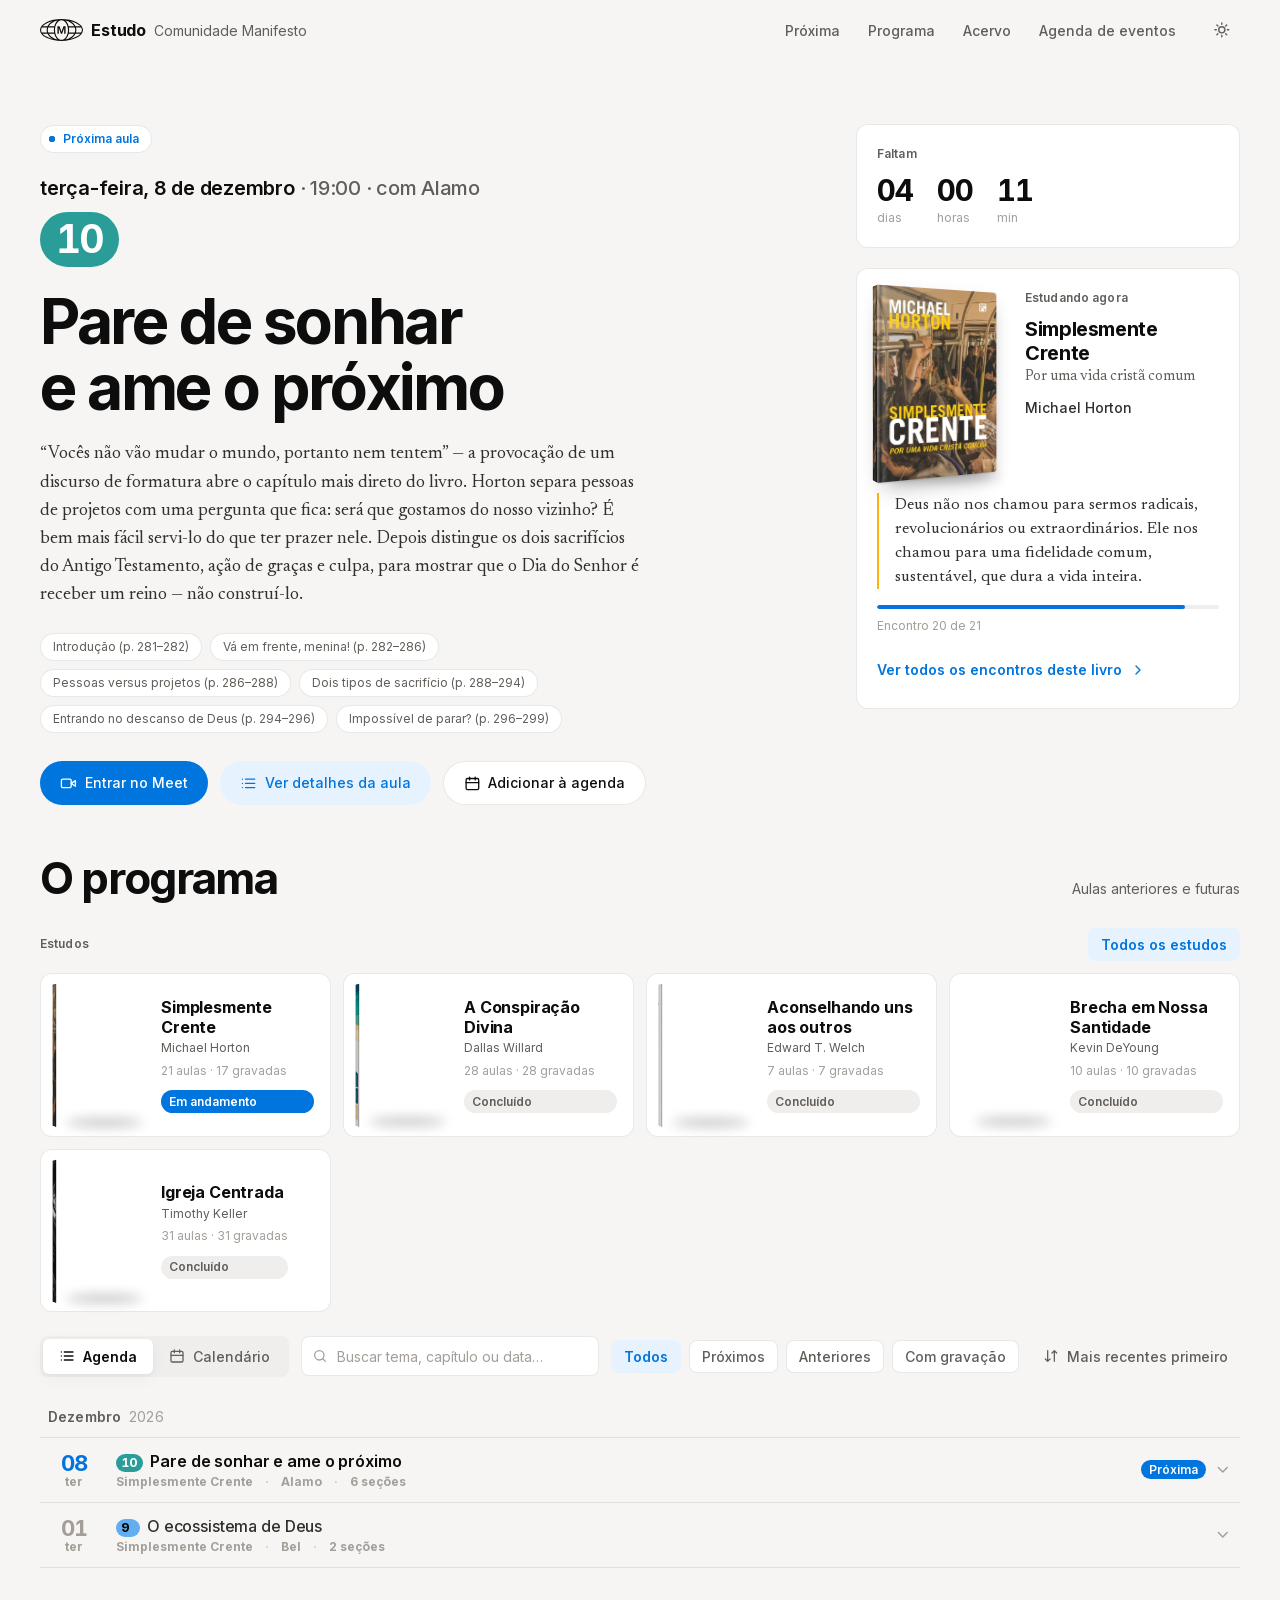
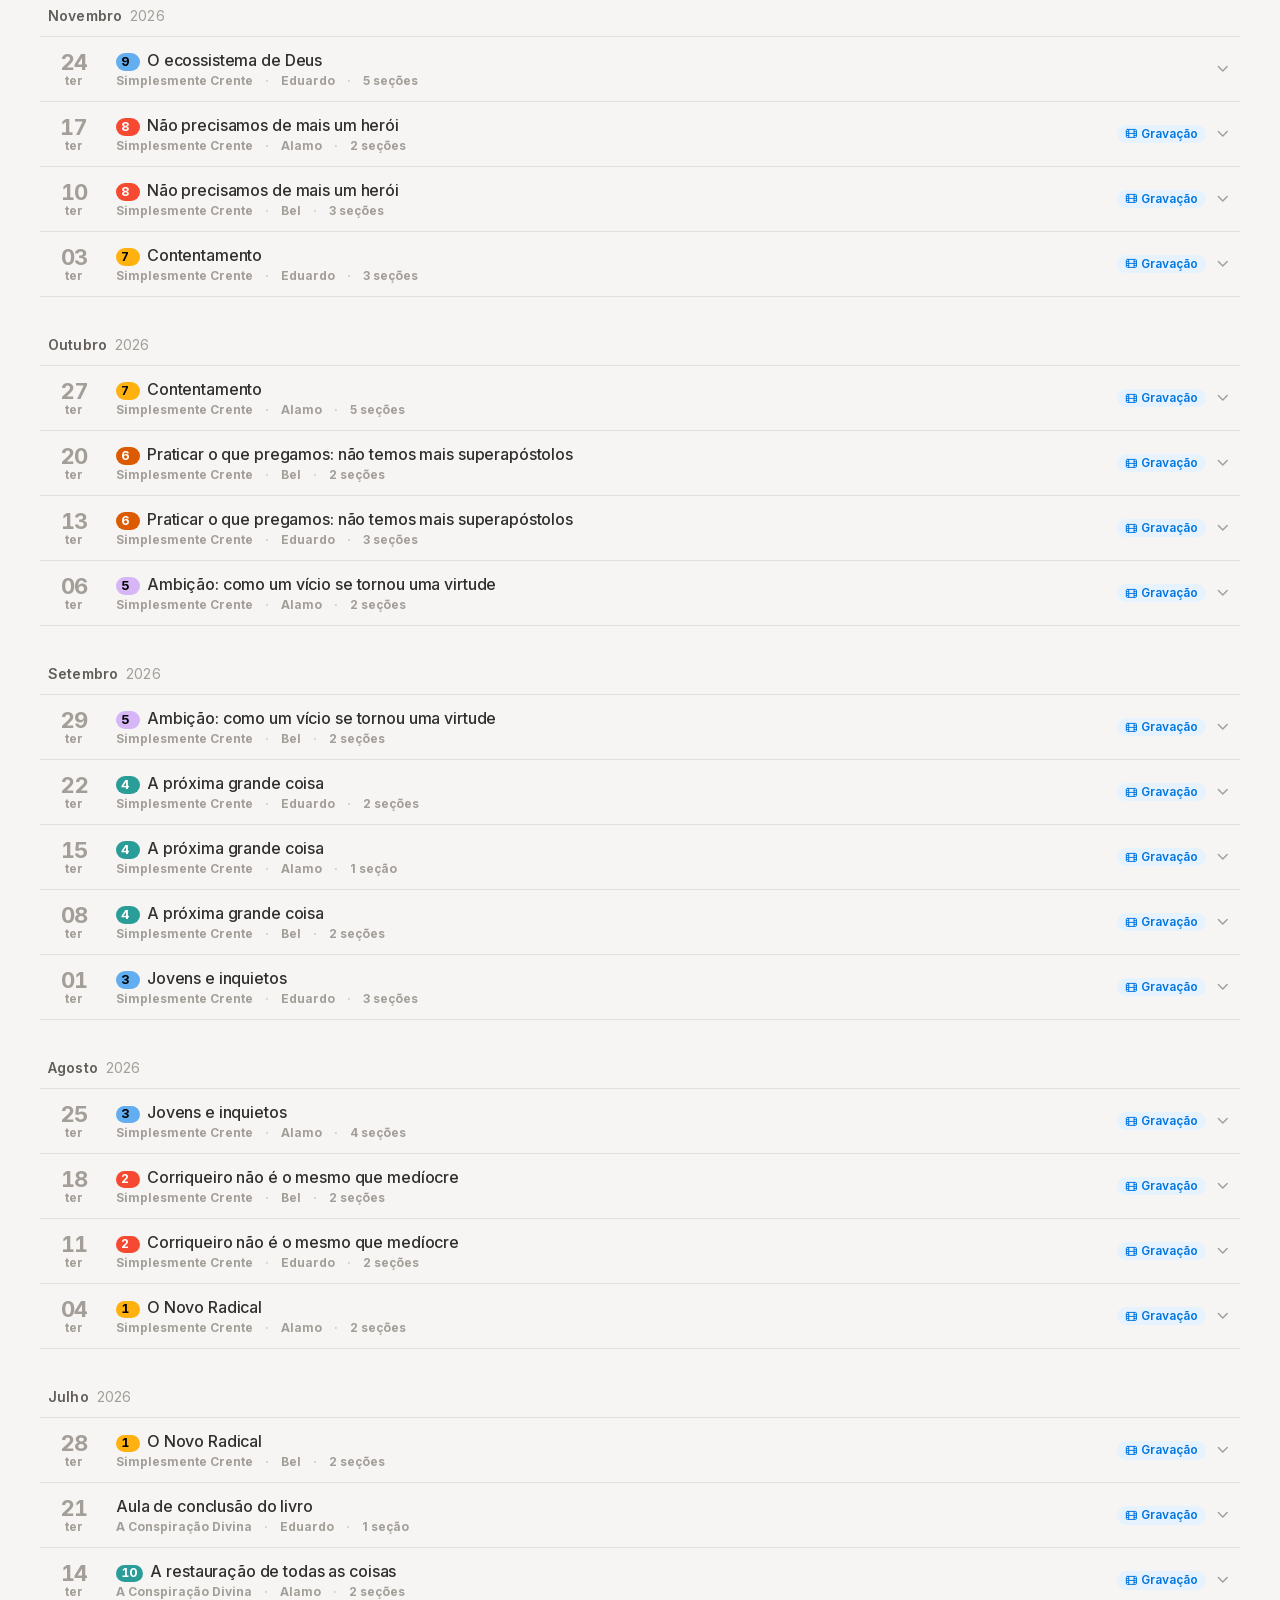
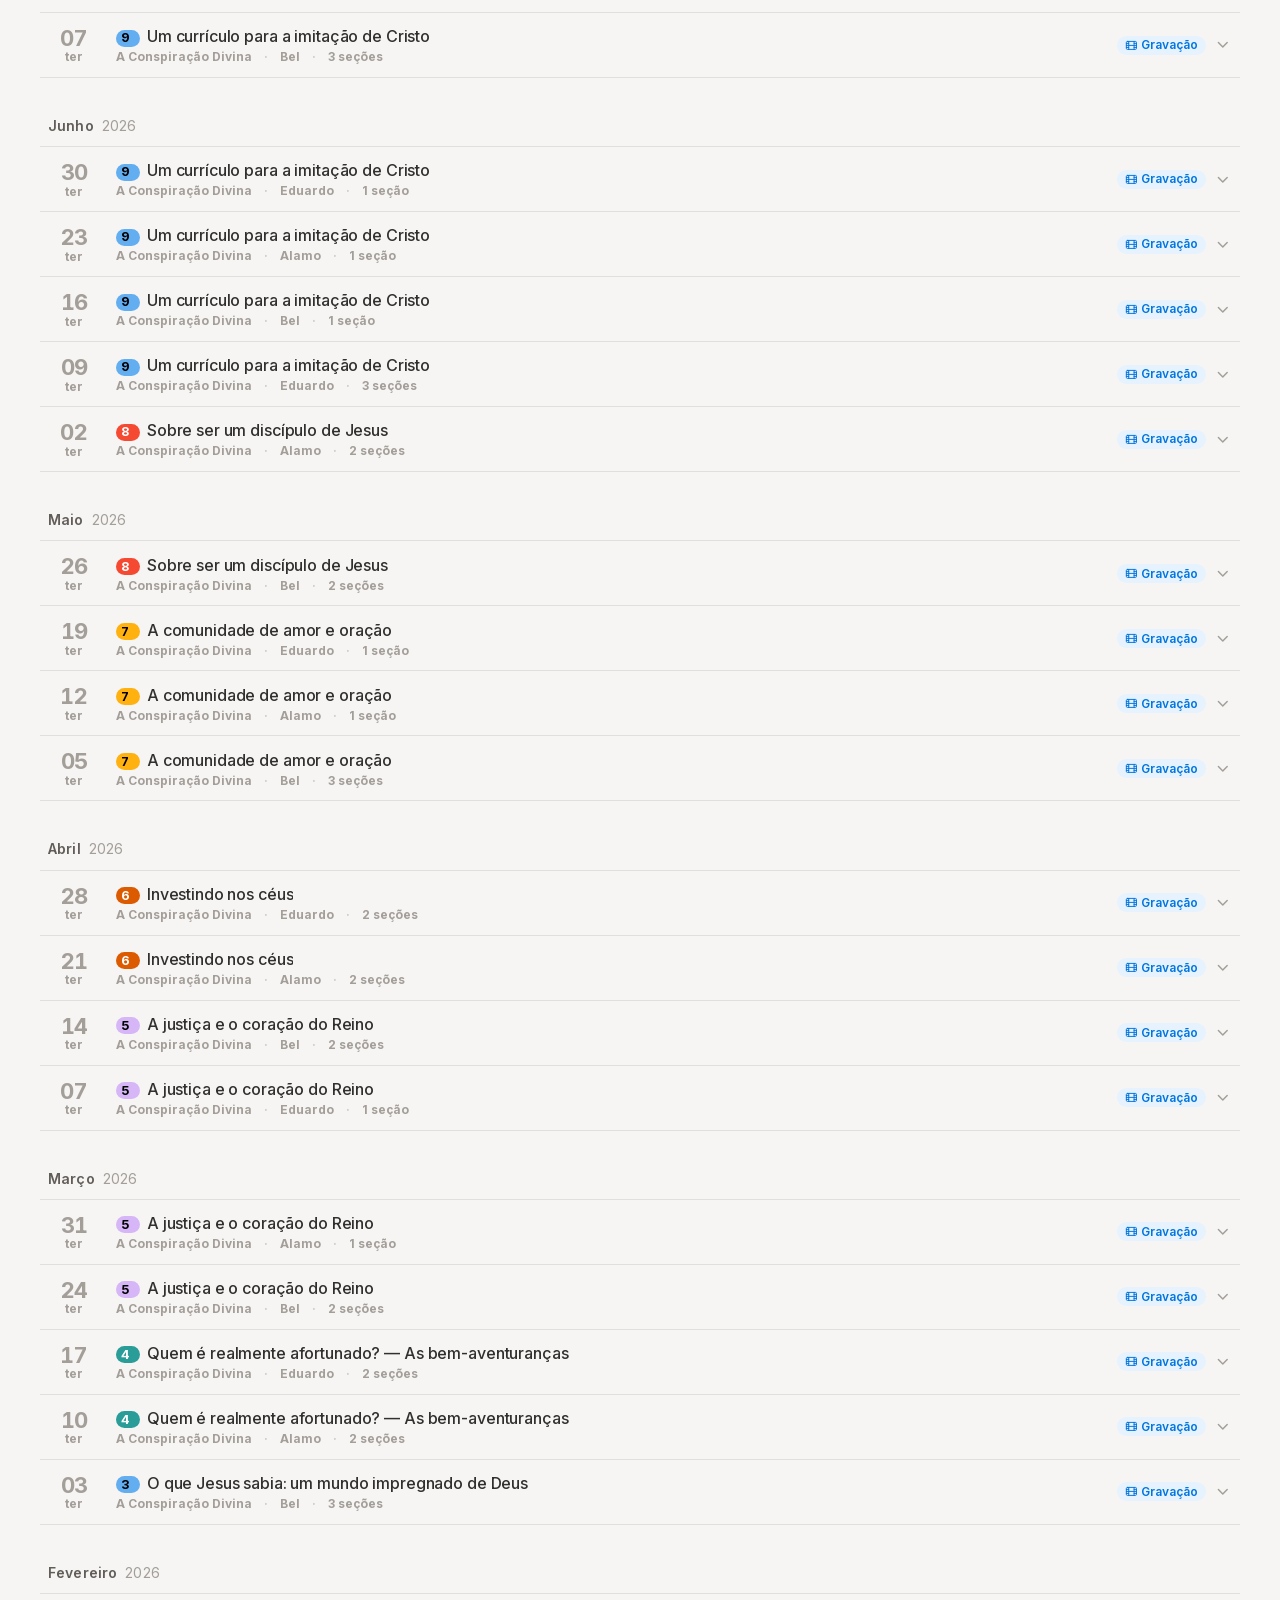
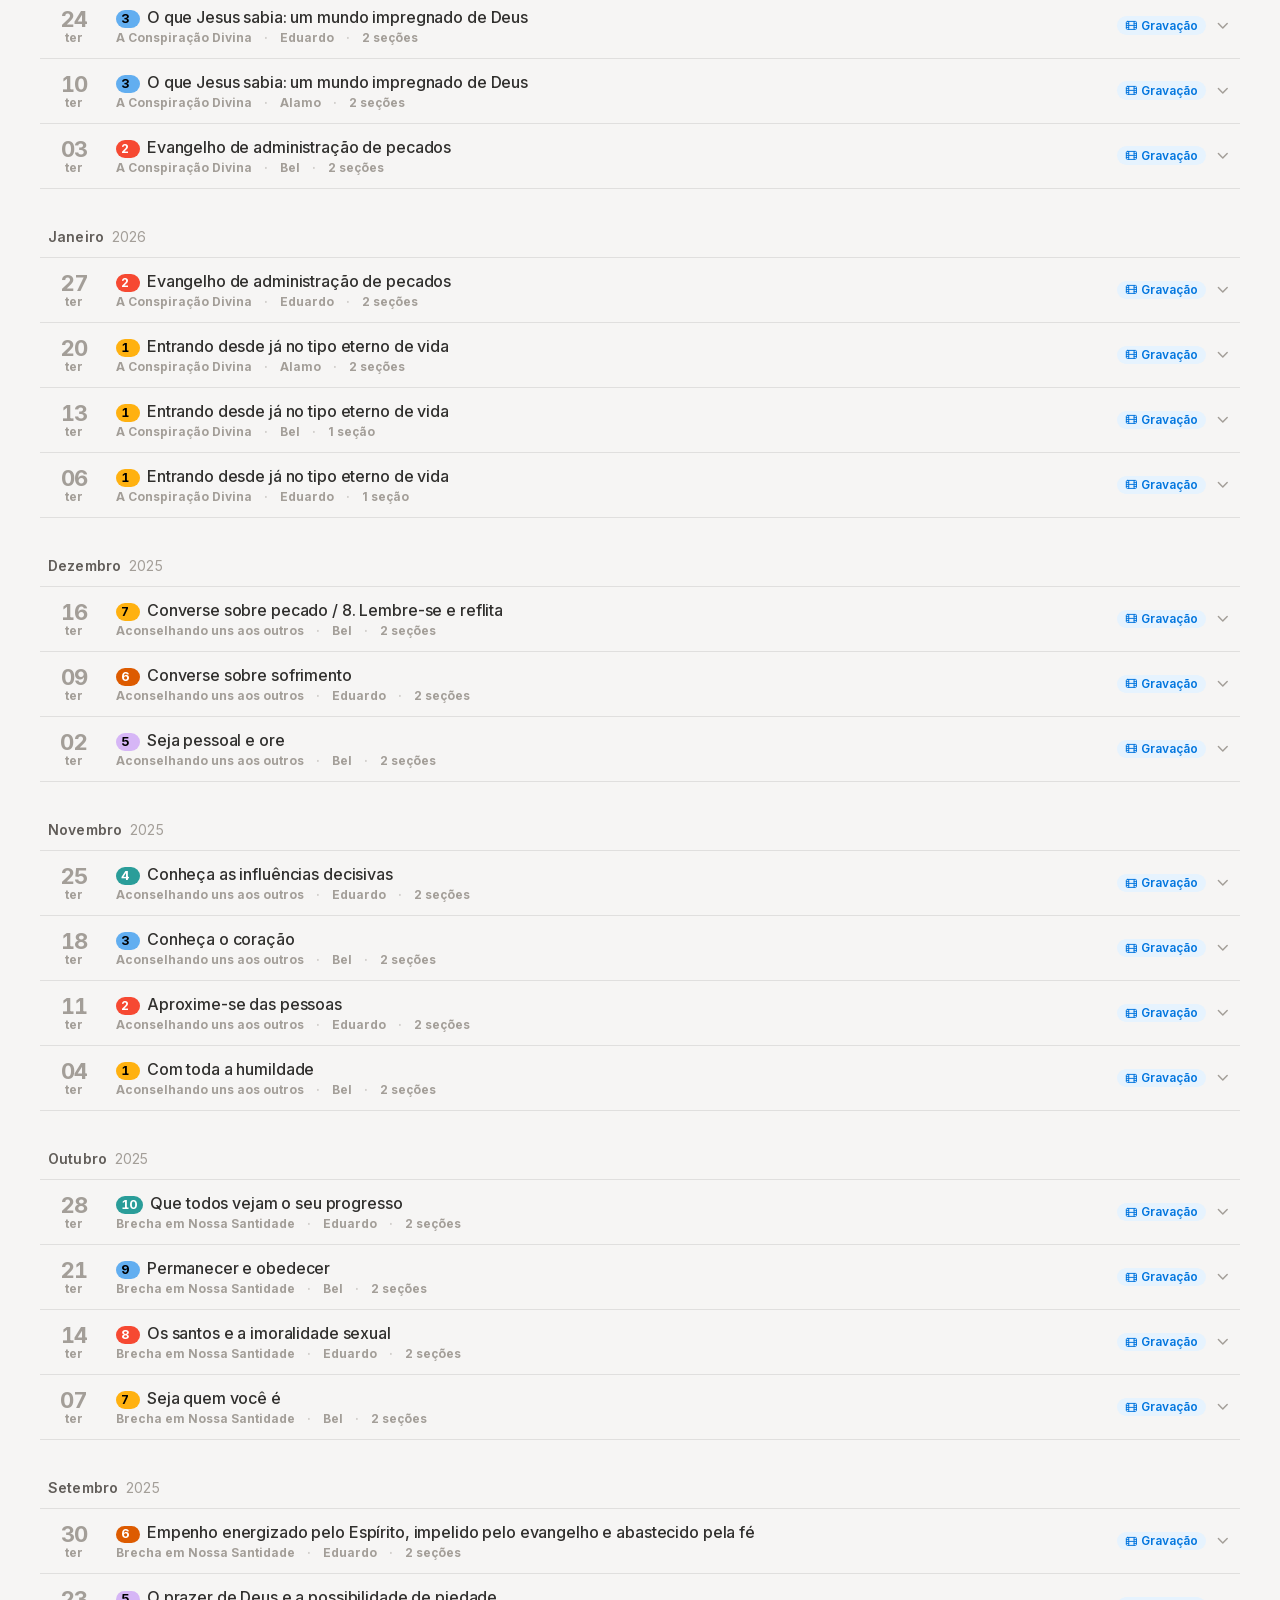
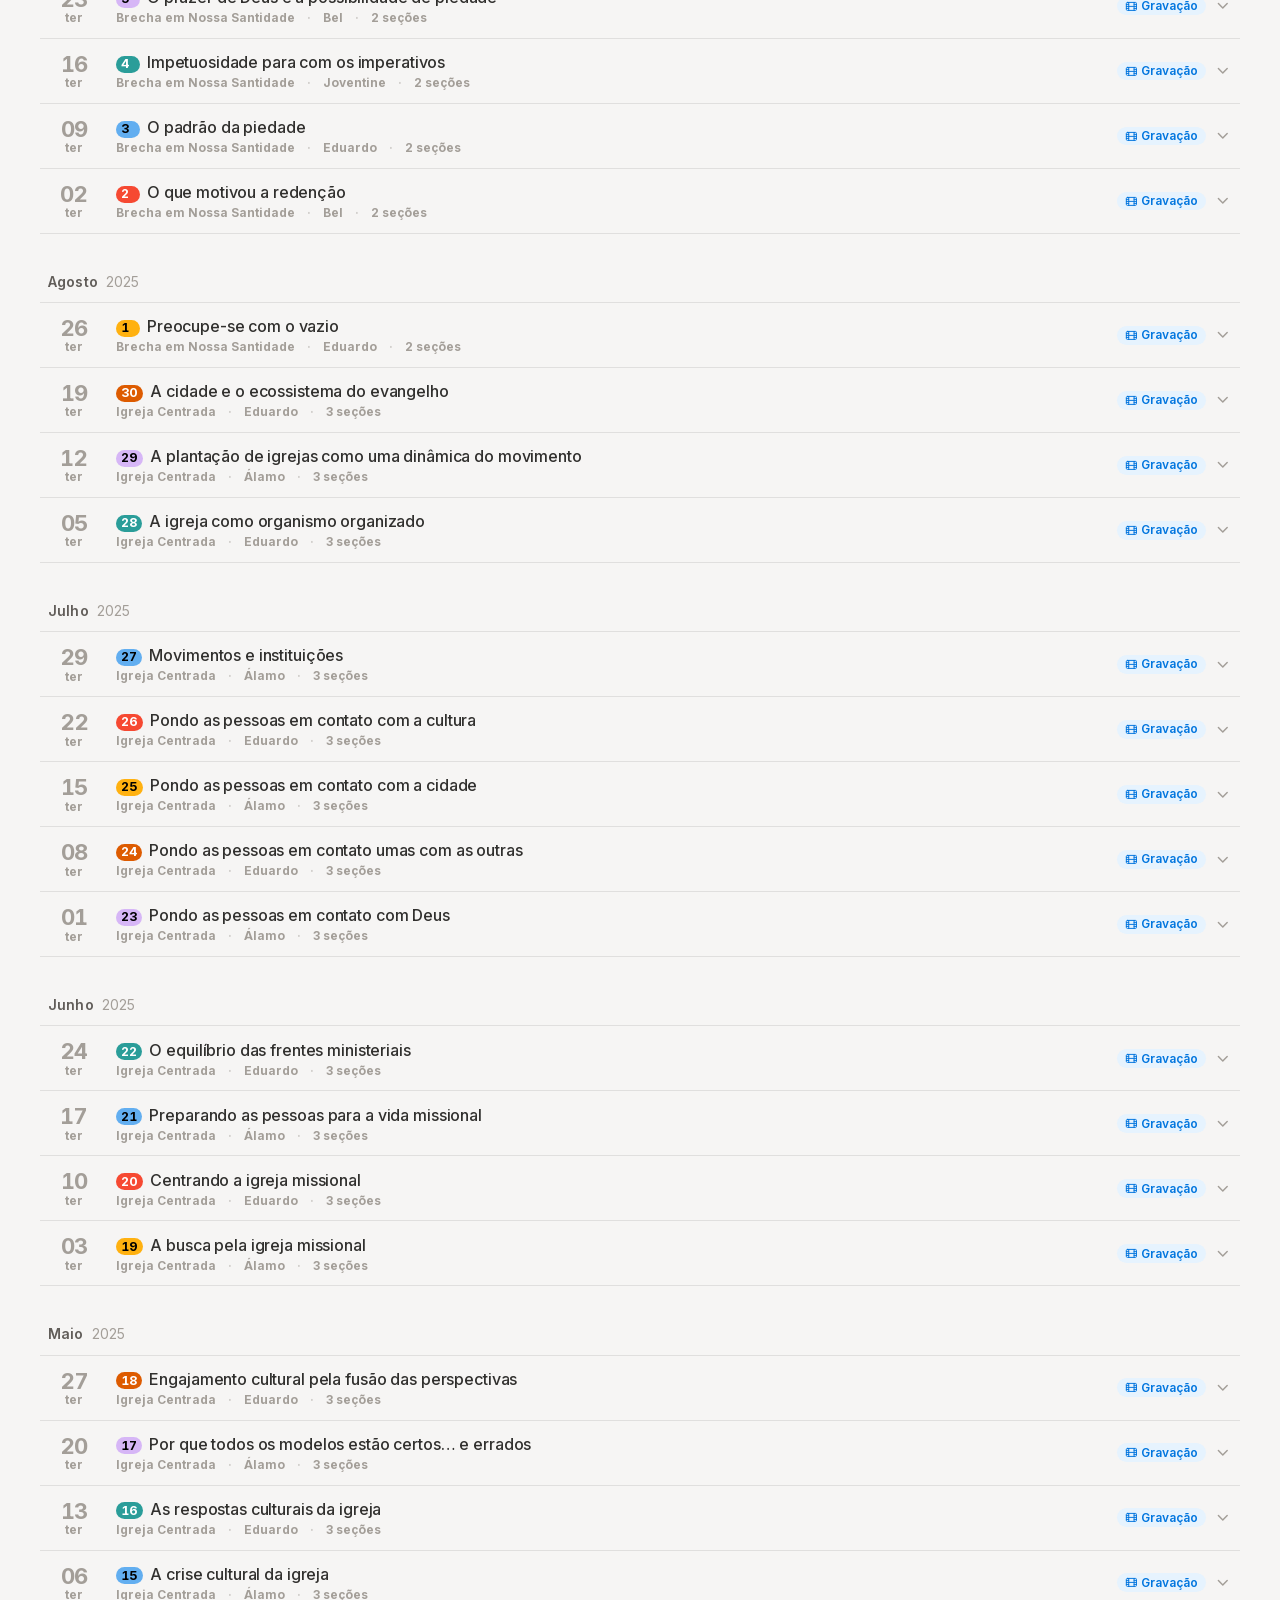
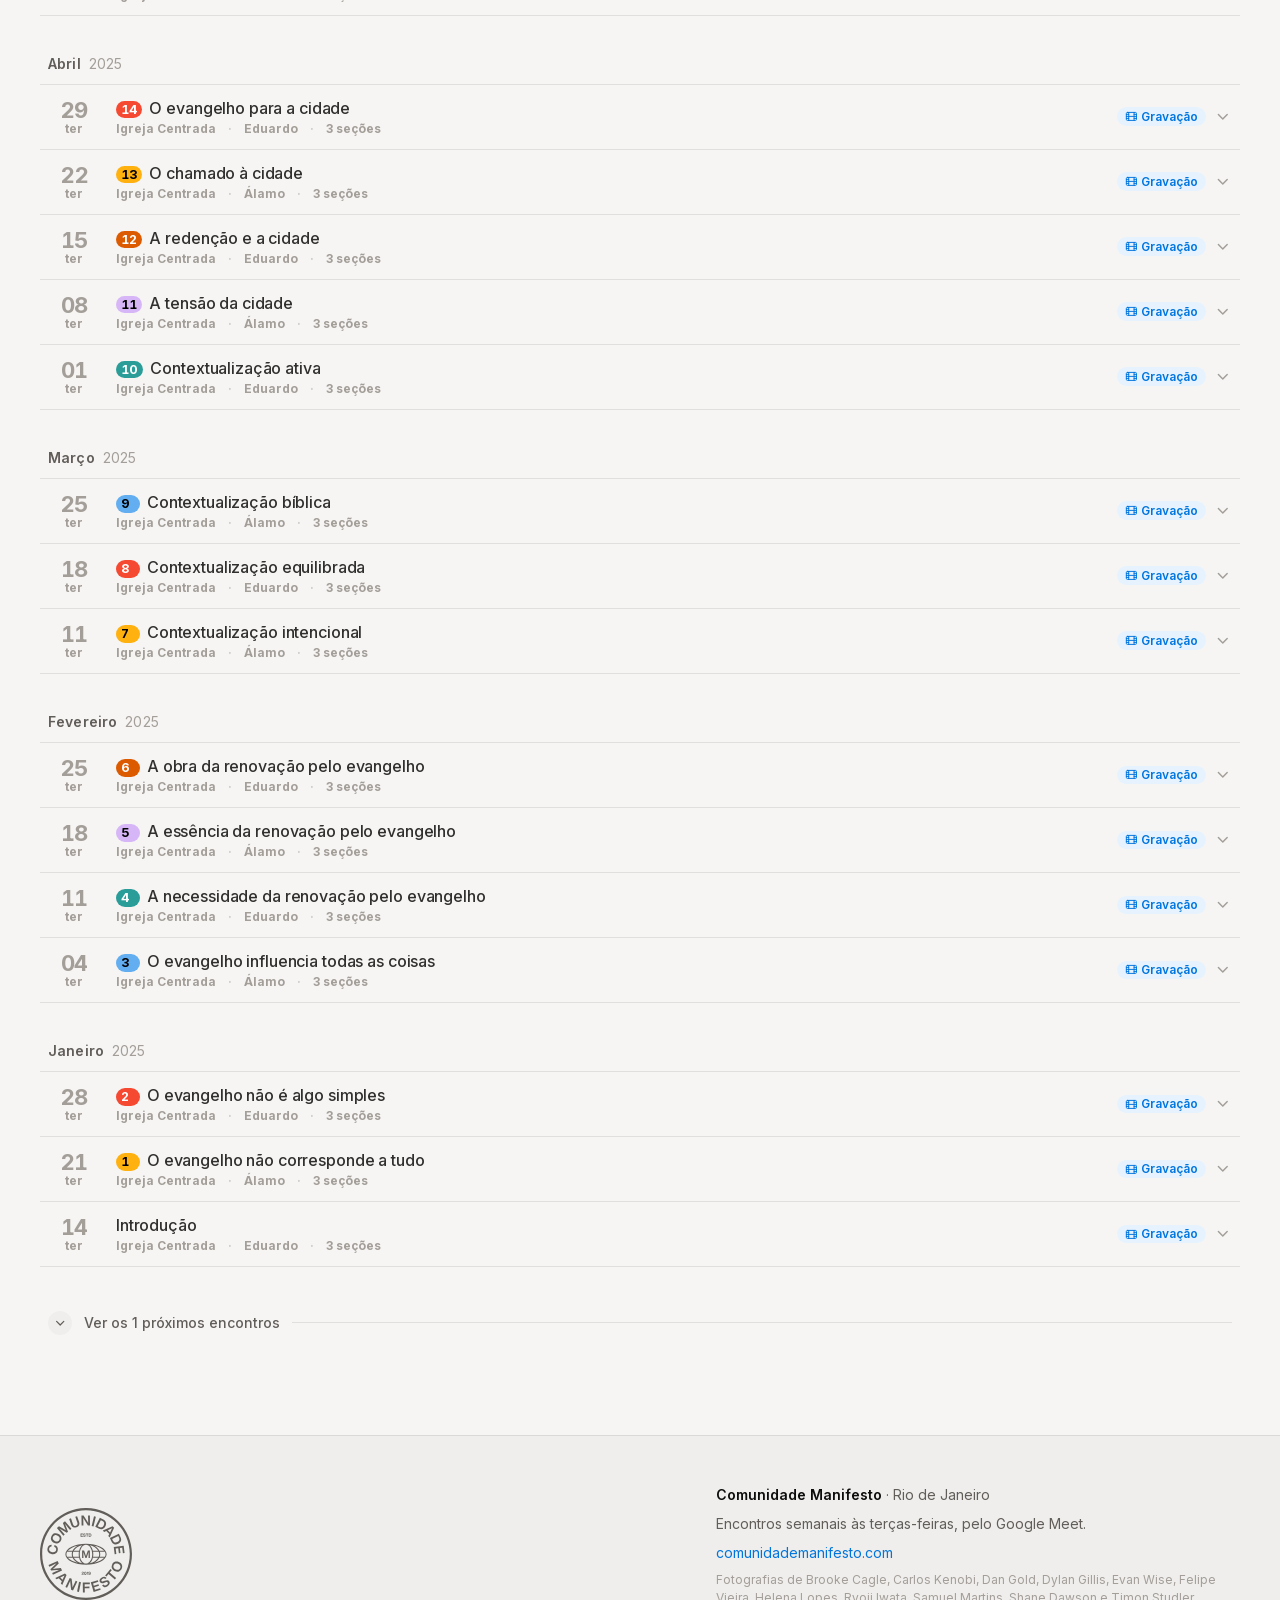
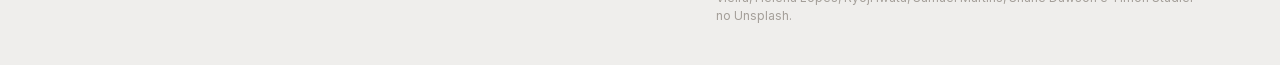
<file: index.html>
<!doctype html>
<html lang="pt-BR" data-theme="light">
<head>
<meta charset="utf-8">
<meta name="viewport" content="width=device-width, initial-scale=1, viewport-fit=cover">
<title>Estudo · Comunidade Manifesto</title>
<meta name="description" content="Calendário do estudo da Comunidade Manifesto: a próxima aula em destaque, o programa completo do semestre e as gravações dos encontros anteriores para assistir na própria página.">
<meta name="theme-color" content="#f6f5f4" media="(prefers-color-scheme: light)">
<meta name="theme-color" content="#191919" media="(prefers-color-scheme: dark)">
<link rel="canonical" href="https://estudo.comunidademanifesto.com/">

<meta property="og:type" content="website">
<meta property="og:locale" content="pt_BR">
<meta property="og:site_name" content="Comunidade Manifesto">
<meta property="og:title" content="Estudo · Comunidade Manifesto">
<meta property="og:description" content="A próxima aula em destaque, o calendário completo e o acervo das gravações.">
<meta property="og:url" content="https://estudo.comunidademanifesto.com/">
<meta property="og:image" content="https://estudo.comunidademanifesto.com/assets/img/og.jpg">
<meta property="og:image:width" content="1200">
<meta property="og:image:height" content="630">
<meta property="og:image:alt" content="Estudo · Comunidade Manifesto — Simplesmente Crente, de Michael Horton">
<meta name="twitter:card" content="summary_large_image">

<link rel="icon" href="assets/favicon.svg" type="image/svg+xml">
<link rel="apple-touch-icon" href="assets/favicon.svg">

<link rel="preload" href="assets/fonts/inter-normal-latin.woff2" as="font" type="font/woff2" crossorigin>
<link rel="stylesheet" href="assets/css/fonts.css">
<link rel="stylesheet" href="assets/css/app.css">

<script>
  // Aplica o tema antes da primeira pintura, para não haver "flash".
  try {
    var t = localStorage.getItem('estudo:tema');
    if (!t) t = matchMedia('(prefers-color-scheme: dark)').matches ? 'dark' : 'light';
    document.documentElement.dataset.theme = t;
  } catch (e) {}
</script>
</head>

<body>
<a class="sr-only" href="#programa">Ir para o calendário</a>

<header class="head">
  <div class="wrap head__in">
    <a class="brand" href="./">
      <span class="brand__logo" aria-hidden="true"></span>
      <span class="brand__mark">Estudo</span>
      <span class="brand__sub">Comunidade Manifesto</span>
    </a>
    <nav class="nav" aria-label="Seções">
      <a href="#hero">Próxima</a>
      <a href="#programa">Programa</a>
      <a href="#programa" data-nav-filtro="gravados">Acervo</a>
      <a href="https://agenda.comunidademanifesto.com/">Agenda de eventos</a>
    </nav>
    <button class="icon-btn theme-toggle" id="tema" type="button" aria-label="Alternar entre tema claro e escuro"></button>
  </div>
</header>

<main>
  <!-- Herói: a próxima aula, sempre em destaque -->
  <section class="hero" id="hero" aria-labelledby="heroLabel">
    <h2 class="sr-only" id="heroLabel">Próxima aula</h2>
  </section>

  <!-- Programa: agenda + calendário dos dias de estudo -->
  <section class="programa" id="programa">
    <div class="wrap">
      <div class="section-head" data-reveal>
        <h2>O programa</h2>
        <p>Aulas anteriores e futuras</p>
      </div>

      <div class="estudos" id="estudos" data-reveal></div>

      <div class="toolbar">
        <div class="seg" role="tablist" aria-label="Modo de visualização">
          <span class="seg__pill" aria-hidden="true"></span>
          <button type="button" role="tab" data-view="agenda" aria-selected="true" aria-controls="panelAgenda">Agenda</button>
          <button type="button" role="tab" data-view="calendario" aria-selected="false" aria-controls="panelCalendario">Calendário</button>
        </div>

        <div class="search">
          <label class="sr-only" for="busca">Buscar por tema, capítulo, data ou responsável</label>
          <input id="busca" type="search" autocomplete="off" spellcheck="false"
                 placeholder="Buscar tema, capítulo ou data…">
          <button class="search__clear" id="limpar" type="button" aria-label="Limpar busca"></button>
        </div>

        <div class="chips" id="toolFiltros" role="group" aria-label="Filtrar encontros">
          <button class="chip" type="button" data-filtro="todos" aria-pressed="true">Todos</button>
          <button class="chip" type="button" data-filtro="proximos" aria-pressed="false">Próximos</button>
          <button class="chip" type="button" data-filtro="anteriores" aria-pressed="false">Anteriores</button>
          <button class="chip" type="button" data-filtro="gravados" aria-pressed="false">Com gravação</button>
        </div>

        <button class="ordem" id="ordem" type="button">Mais recentes primeiro</button>
      </div>

      <div class="panel" id="panelAgenda" role="tabpanel" aria-label="Agenda">
        <div id="agenda"></div>
      </div>

      <div class="panel" id="panelCalendario" role="tabpanel" aria-label="Calendário dos dias de estudo" hidden>
        <div id="calendario"></div>
      </div>
    </div>
  </section>
</main>

<footer class="foot">
  <div class="wrap foot__in">
    <div class="foot__brand">
      <a class="foot__selo" href="https://comunidademanifesto.com" aria-label="Comunidade Manifesto"></a>
    </div>
    <div class="foot__meta">
      <p><strong>Comunidade Manifesto</strong> · Rio de Janeiro</p>
      <p>Encontros semanais às terças-feiras, pelo Google Meet.</p>
      <p><a href="https://comunidademanifesto.com">comunidademanifesto.com</a></p>
      <p class="foot__credits">Fotografias de Brooke Cagle, Carlos Kenobi, Dan Gold, Dylan Gillis,
        Evan Wise, Felipe Vieira, Helena Lopes, Ryoji Iwata, Samuel Martins, Shane Dawson
        e Timon Studler no Unsplash.</p>
    </div>
  </div>
</footer>

<script src="data/calendario.js"></script>
<script src="assets/js/app.js"></script>
</body>
</html>
</file>
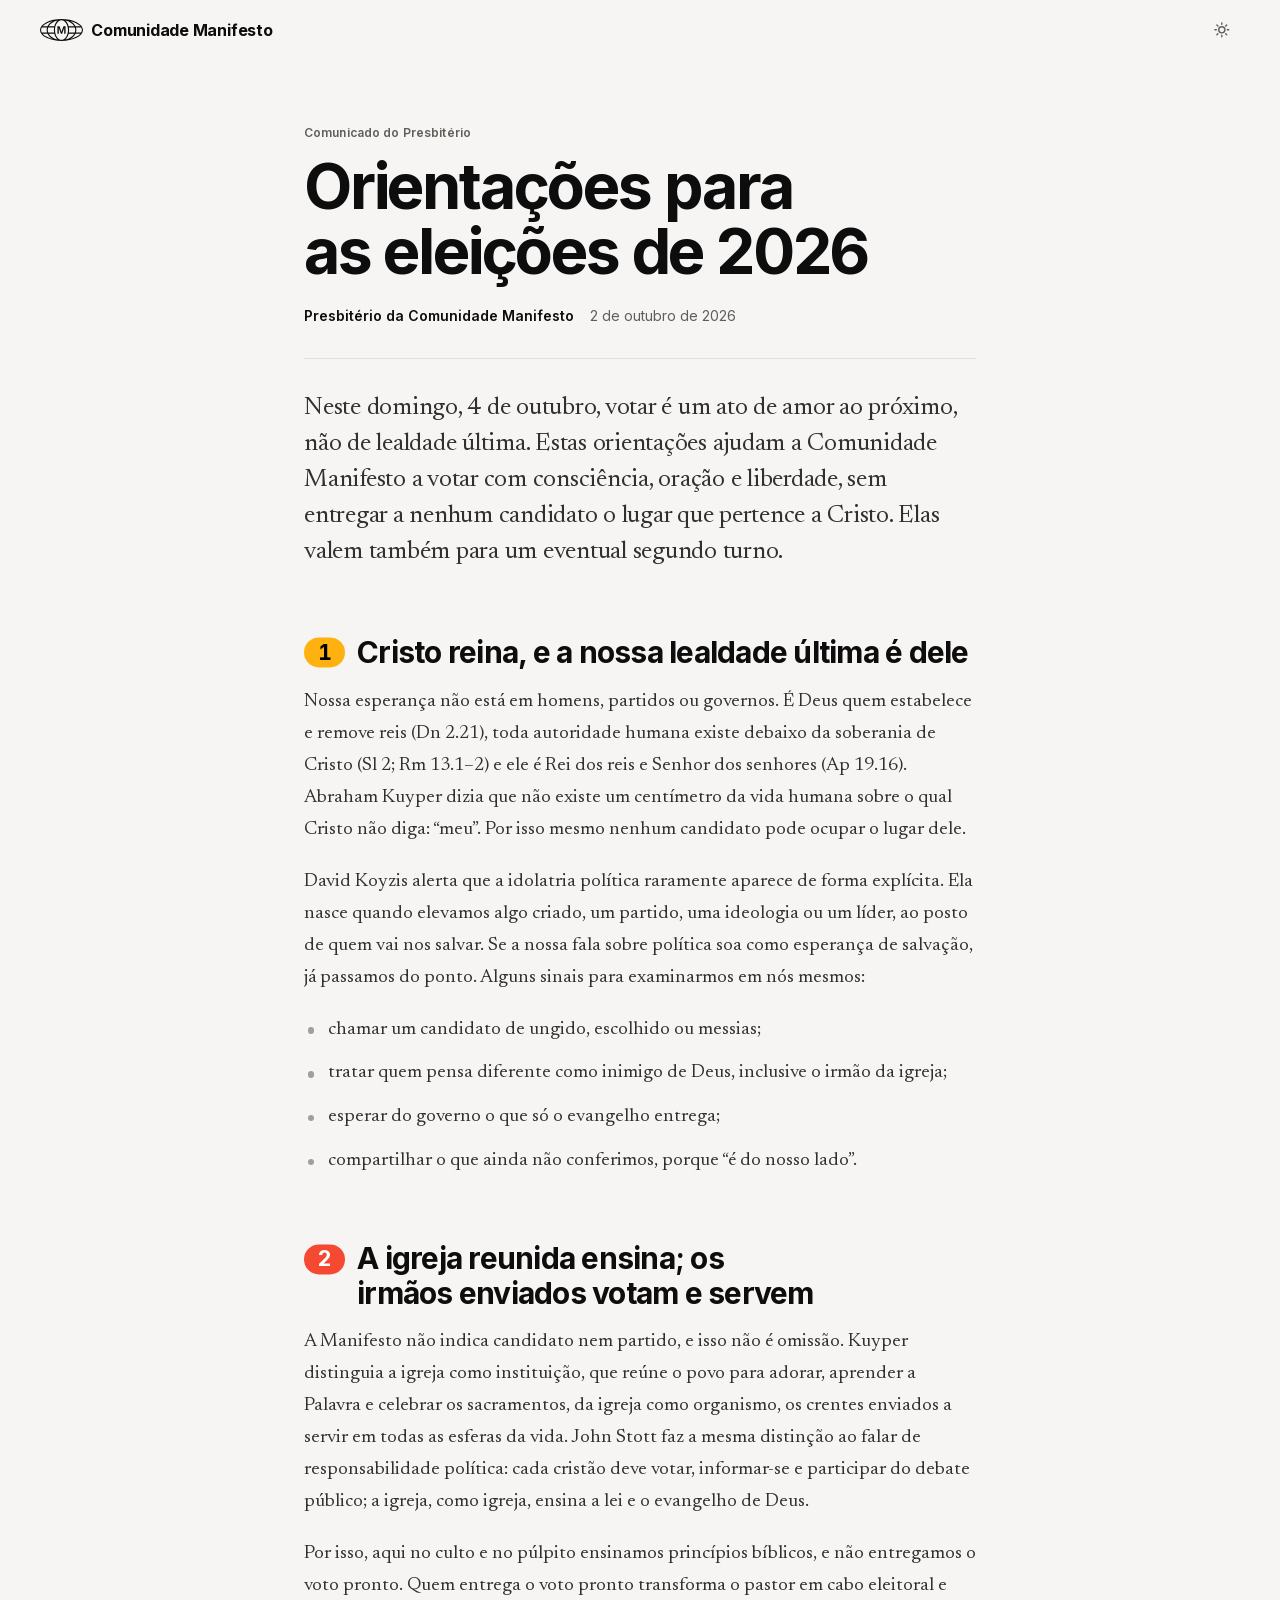
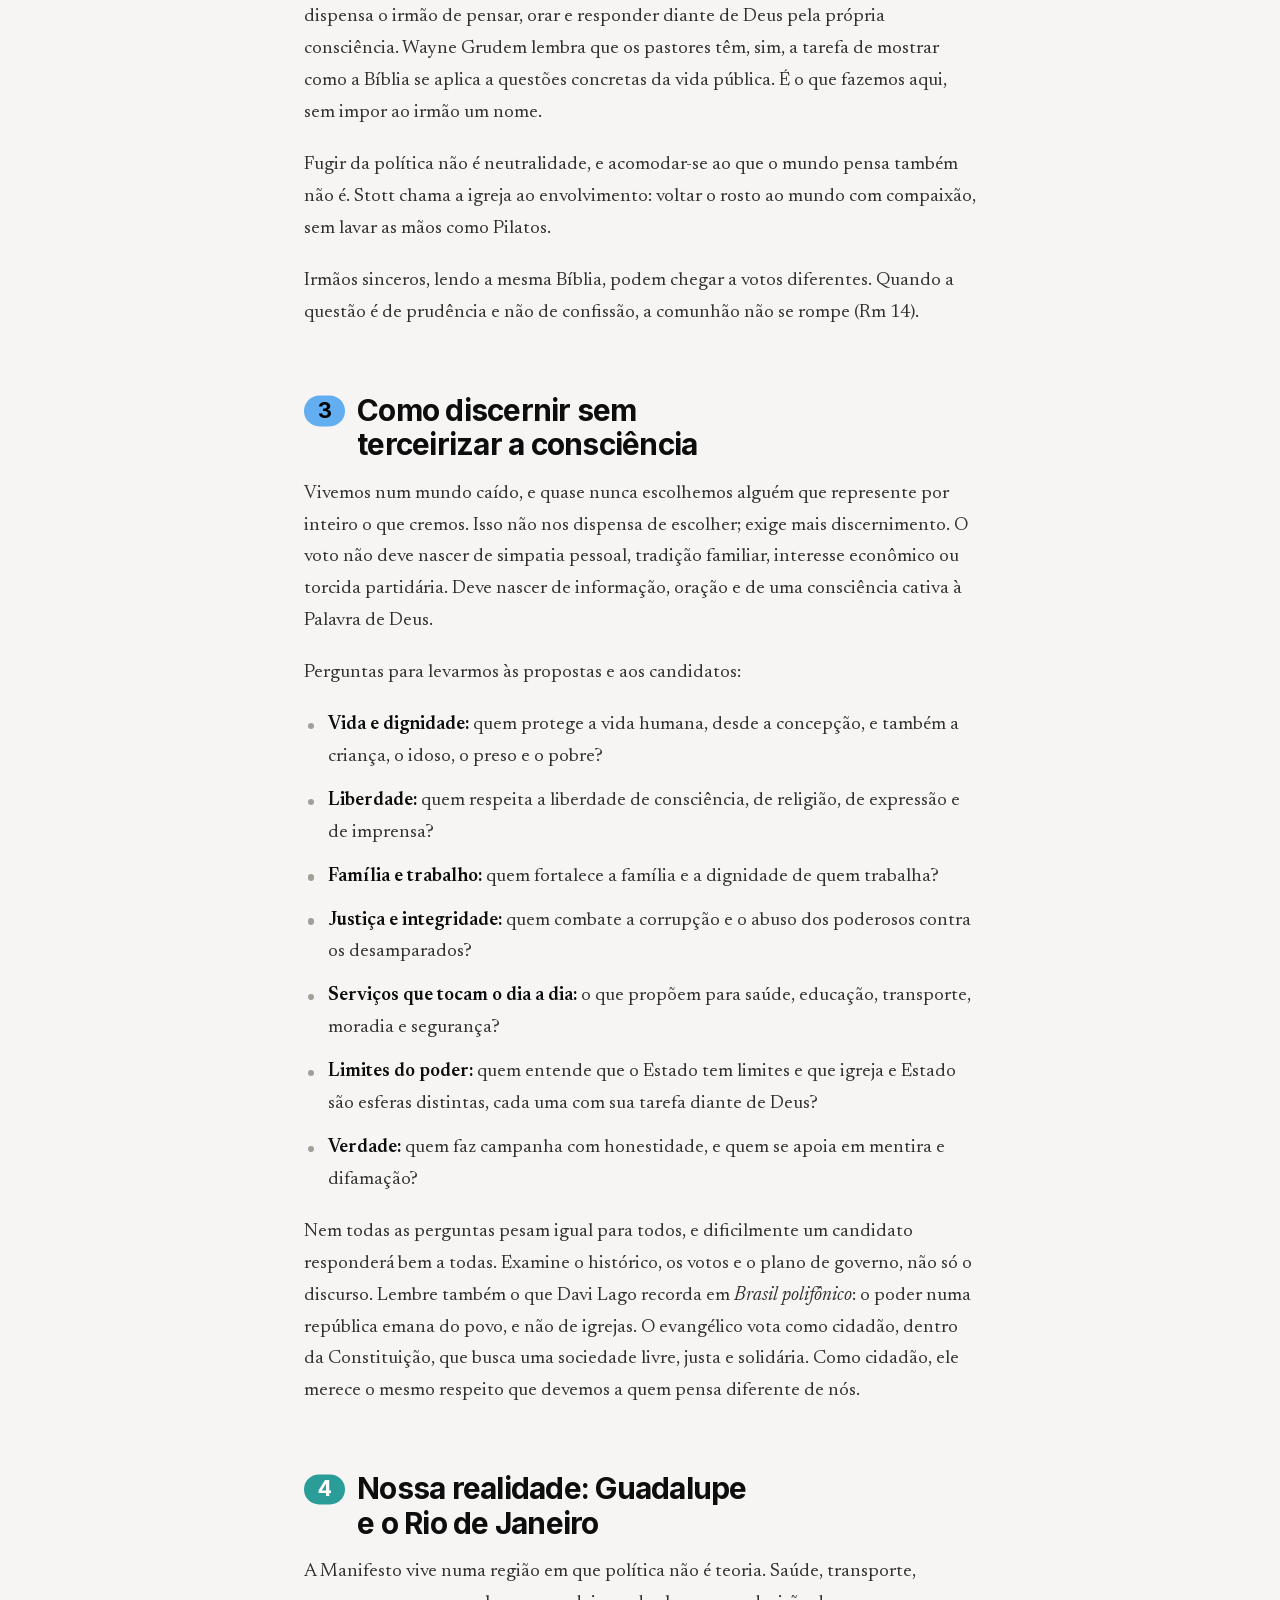
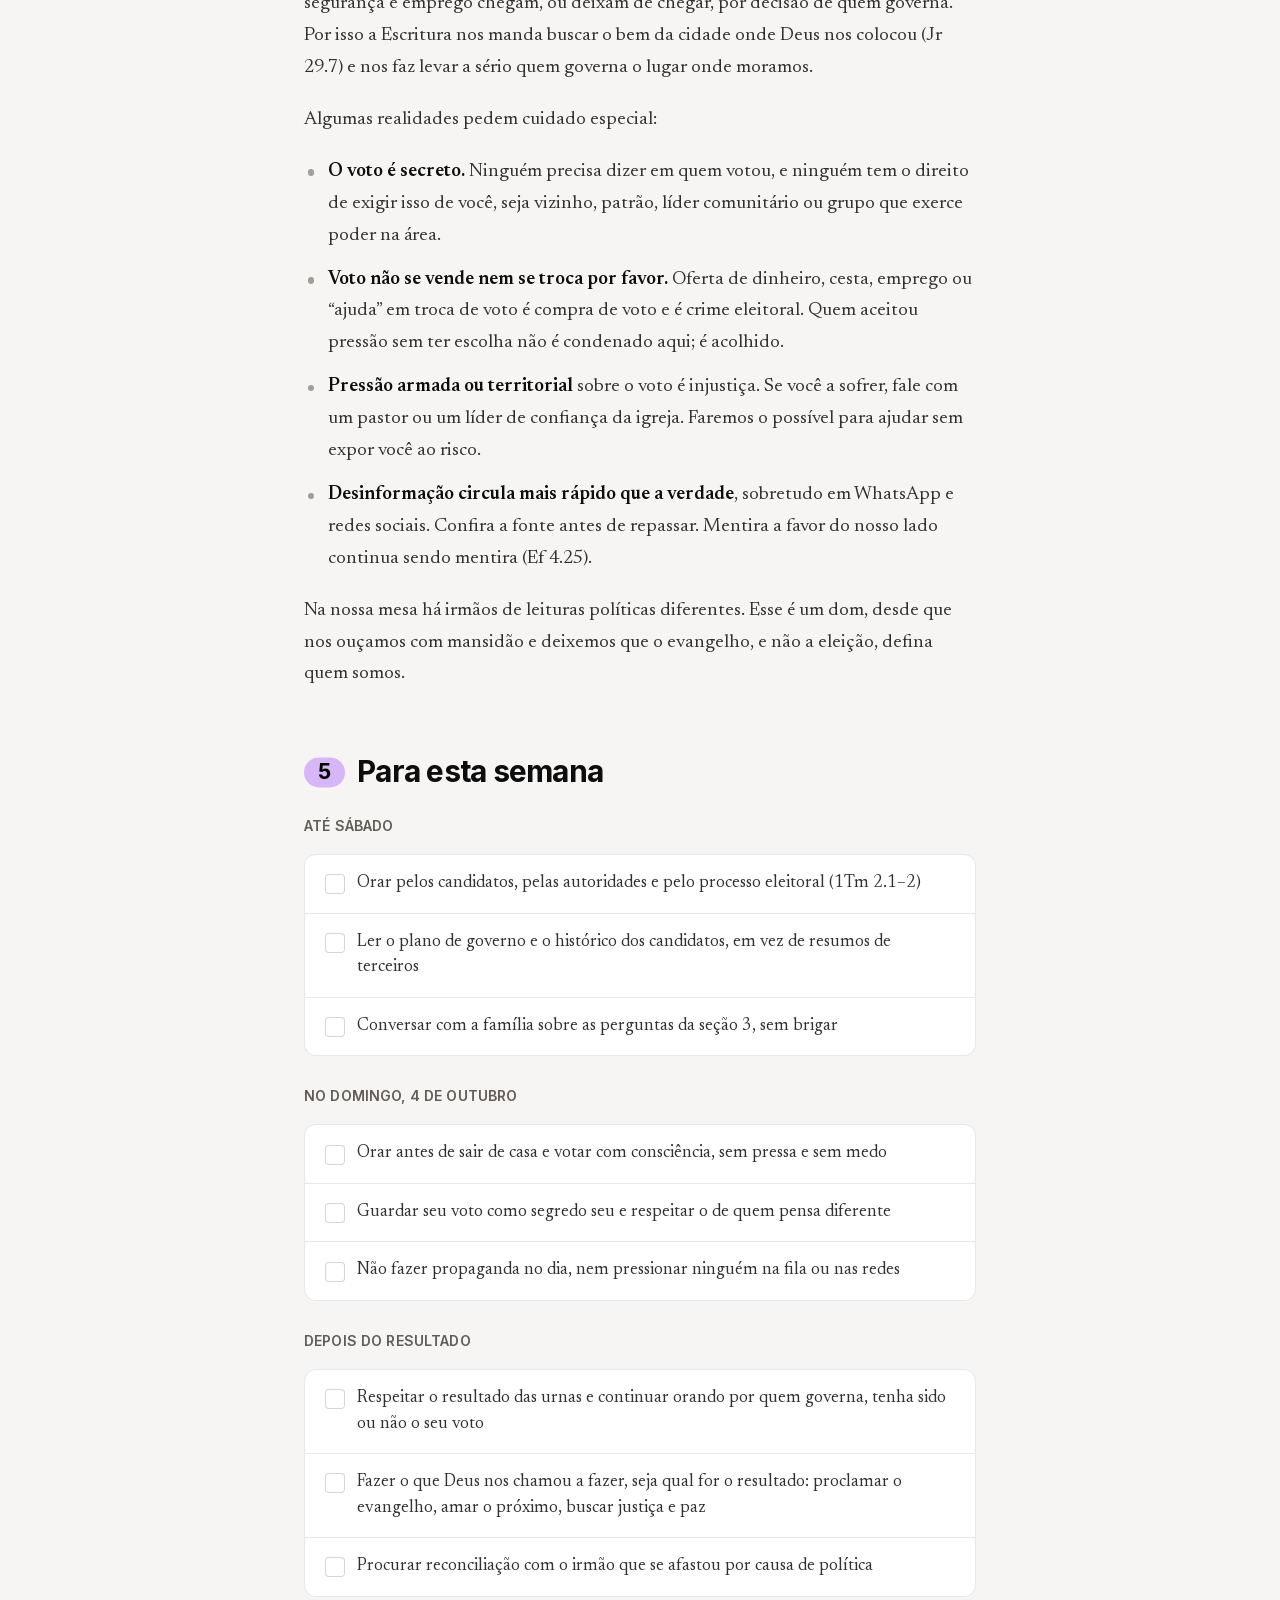
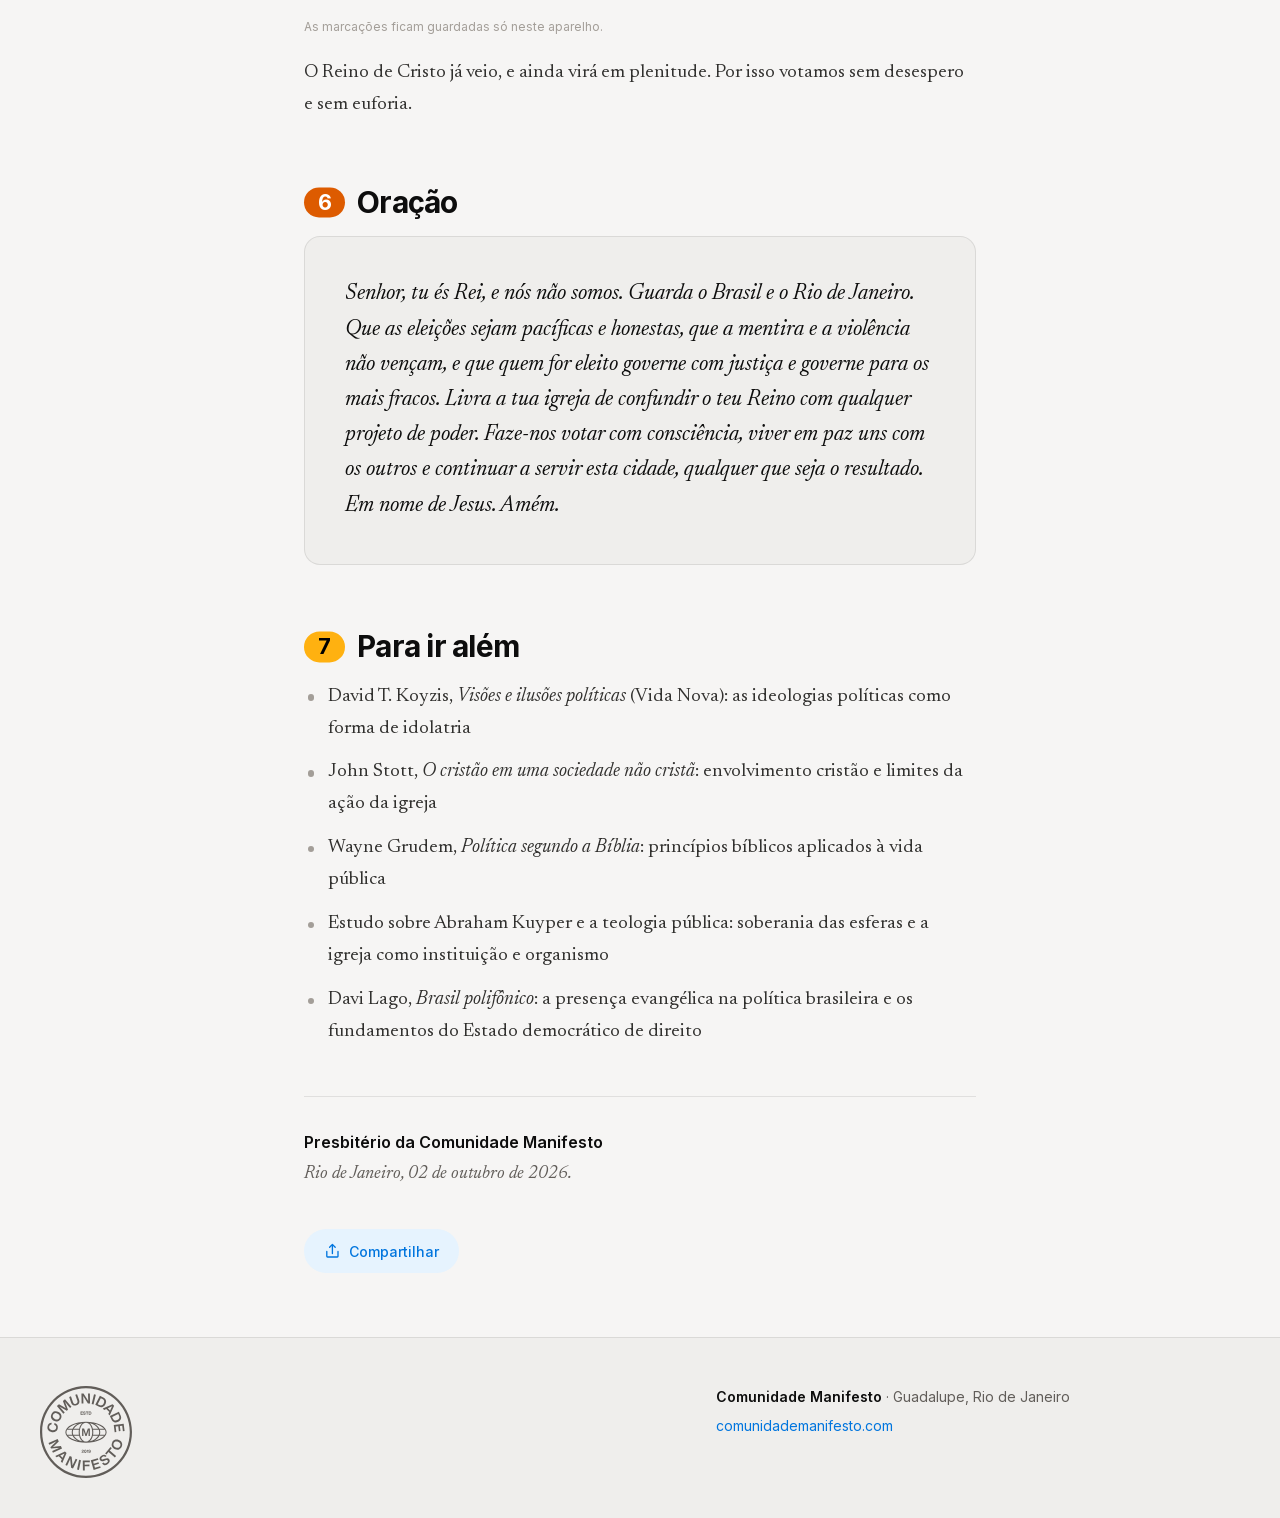
<file: orientacoes-eleicoes-2026/index.html>
<!doctype html>
<html lang="pt-BR" data-theme="light">
<head>
<meta charset="utf-8">
<meta name="viewport" content="width=device-width, initial-scale=1, viewport-fit=cover">
<title>Orientações para as eleições de 2026 · Comunidade Manifesto</title>
<meta name="description" content="Orientações do Presbitério da Comunidade Manifesto para votar com consciência, oração e liberdade nas eleições de 4 de outubro de 2026.">
<!-- Página de acesso só pelo link direto: fora dos buscadores e sem entrada no menu. -->
<meta name="robots" content="noindex, nofollow">
<meta name="theme-color" content="#f6f5f4" media="(prefers-color-scheme: light)">
<meta name="theme-color" content="#191919" media="(prefers-color-scheme: dark)">
<link rel="canonical" href="https://estudo.comunidademanifesto.com/orientacoes-eleicoes-2026/">

<meta property="og:type" content="article">
<meta property="og:locale" content="pt_BR">
<meta property="og:site_name" content="Comunidade Manifesto">
<meta property="og:title" content="Orientações para as eleições de 2026">
<meta property="og:description" content="Votar é um ato de amor ao próximo, não de lealdade última. Orientações do Presbitério para o domingo, 4 de outubro.">
<meta property="og:url" content="https://estudo.comunidademanifesto.com/orientacoes-eleicoes-2026/">
<meta property="og:image" content="https://estudo.comunidademanifesto.com/assets/img/og-eleicoes-2026.jpg">
<meta property="og:image:width" content="1200">
<meta property="og:image:height" content="630">
<meta property="og:image:alt" content="Orientações para as eleições de 2026 · Presbitério da Comunidade Manifesto">
<meta property="article:published_time" content="2026-10-02">
<meta name="twitter:card" content="summary_large_image">

<link rel="icon" href="../assets/favicon.svg" type="image/svg+xml">
<link rel="apple-touch-icon" href="../assets/favicon.svg">

<link rel="preload" href="../assets/fonts/newsreader-normal-latin.woff2" as="font" type="font/woff2" crossorigin>
<link rel="preload" href="../assets/fonts/inter-normal-latin.woff2" as="font" type="font/woff2" crossorigin>
<link rel="stylesheet" href="../assets/css/fonts.css">
<link rel="stylesheet" href="../assets/css/app.css">
<link rel="stylesheet" href="../assets/css/leitura.css">

<script>
  // Mesmo tema do resto do site, aplicado antes da primeira pintura.
  try {
    var t = localStorage.getItem('estudo:tema');
    if (!t) t = matchMedia('(prefers-color-scheme: dark)').matches ? 'dark' : 'light';
    document.documentElement.dataset.theme = t;
  } catch (e) {}
</script>
</head>

<body>
<a class="sr-only" href="#texto">Ir para o texto</a>

<header class="head">
  <div class="wrap head__in">
    <a class="brand" href="https://comunidademanifesto.com">
      <span class="brand__logo" aria-hidden="true"></span>
      <span class="brand__mark">Comunidade Manifesto</span>
    </a>
    <button class="icon-btn theme-toggle" id="tema" type="button" aria-label="Alternar entre tema claro e escuro">
      <svg class="sun" viewBox="0 0 24 24" fill="none" stroke="currentColor" stroke-width="1.9" stroke-linecap="round" aria-hidden="true"><circle cx="12" cy="12" r="4.2"/><path d="M12 2.5v2M12 19.5v2M2.5 12h2M19.5 12h2M5.3 5.3l1.4 1.4M17.3 17.3l1.4 1.4M18.7 5.3l-1.4 1.4M6.7 17.3l-1.4 1.4"/></svg>
      <svg class="moon" viewBox="0 0 24 24" fill="none" stroke="currentColor" stroke-width="1.9" stroke-linecap="round" stroke-linejoin="round" aria-hidden="true"><path d="M20 14.5A8.5 8.5 0 0 1 9.5 4a8.5 8.5 0 1 0 10.5 10.5Z"/></svg>
    </button>
  </div>
</header>

<main>
  <article class="leitura" id="texto">
    <header class="leitura__topo">
      <span class="eyebrow">Comunicado do Presbitério</span>
      <h1 class="leitura__titulo">Orientações para as eleições de 2026</h1>
      <p class="leitura__meta">
        <span><strong>Presbitério da Comunidade Manifesto</strong></span>
        <time datetime="2026-10-02">2 de outubro de 2026</time>
      </p>
      <p class="leitura__lead">Neste domingo, 4 de outubro, votar é um ato de amor ao próximo, não de lealdade última. Estas orientações ajudam a Comunidade Manifesto a votar com consciência, oração e liberdade, sem entregar a nenhum candidato o lugar que pertence a Cristo. Elas valem também para um eventual segundo turno.</p>
    </header>

    <div class="prosa">
      <h2 id="cristo-reina"><span class="pill-num" data-c="1">1</span> Cristo reina, e a nossa lealdade última é dele</h2>
      <p>Nossa esperança não está em homens, partidos ou governos. É Deus quem estabelece e remove reis (Dn 2.21), toda autoridade humana existe debaixo da soberania de Cristo (Sl 2; Rm 13.1–2) e ele é Rei dos reis e Senhor dos senhores (Ap 19.16). Abraham Kuyper dizia que não existe um centímetro da vida humana sobre o qual Cristo não diga: “meu”. Por isso mesmo nenhum candidato pode ocupar o lugar dele.</p>
      <p>David Koyzis alerta que a idolatria política raramente aparece de forma explícita. Ela nasce quando elevamos algo criado, um partido, uma ideologia ou um líder, ao posto de quem vai nos salvar. Se a nossa fala sobre política soa como esperança de salvação, já passamos do ponto. Alguns sinais para examinarmos em nós mesmos:</p>
      <ul>
        <li>chamar um candidato de ungido, escolhido ou messias;</li>
        <li>tratar quem pensa diferente como inimigo de Deus, inclusive o irmão da igreja;</li>
        <li>esperar do governo o que só o evangelho entrega;</li>
        <li>compartilhar o que ainda não conferimos, porque “é do nosso lado”.</li>
      </ul>

      <h2 id="igreja"><span class="pill-num" data-c="2">2</span> A igreja reunida ensina; os irmãos enviados votam e servem</h2>
      <p>A Manifesto não indica candidato nem partido, e isso não é omissão. Kuyper distinguia a igreja como instituição, que reúne o povo para adorar, aprender a Palavra e celebrar os sacramentos, da igreja como organismo, os crentes enviados a servir em todas as esferas da vida. John Stott faz a mesma distinção ao falar de responsabilidade política: cada cristão deve votar, informar-se e participar do debate público; a igreja, como igreja, ensina a lei e o evangelho de Deus.</p>
      <p>Por isso, aqui no culto e no púlpito ensinamos princípios bíblicos, e não entregamos o voto pronto. Quem entrega o voto pronto transforma o pastor em cabo eleitoral e dispensa o irmão de pensar, orar e responder diante de Deus pela própria consciência. Wayne Grudem lembra que os pastores têm, sim, a tarefa de mostrar como a Bíblia se aplica a questões concretas da vida pública. É o que fazemos aqui, sem impor ao irmão um nome.</p>
      <p>Fugir da política não é neutralidade, e acomodar-se ao que o mundo pensa também não é. Stott chama a igreja ao envolvimento: voltar o rosto ao mundo com compaixão, sem lavar as mãos como Pilatos.</p>
      <p>Irmãos sinceros, lendo a mesma Bíblia, podem chegar a votos diferentes. Quando a questão é de prudência e não de confissão, a comunhão não se rompe (Rm 14).</p>

      <h2 id="discernir"><span class="pill-num" data-c="3">3</span> Como discernir sem terceirizar a consciência</h2>
      <p>Vivemos num mundo caído, e quase nunca escolhemos alguém que represente por inteiro o que cremos. Isso não nos dispensa de escolher; exige mais discernimento. O voto não deve nascer de simpatia pessoal, tradição familiar, interesse econômico ou torcida partidária. Deve nascer de informação, oração e de uma consciência cativa à Palavra de Deus.</p>
      <p>Perguntas para levarmos às propostas e aos candidatos:</p>
      <ul>
        <li><strong>Vida e dignidade:</strong> quem protege a vida humana, desde a concepção, e também a criança, o idoso, o preso e o pobre?</li>
        <li><strong>Liberdade:</strong> quem respeita a liberdade de consciência, de religião, de expressão e de imprensa?</li>
        <li><strong>Família e trabalho:</strong> quem fortalece a família e a dignidade de quem trabalha?</li>
        <li><strong>Justiça e integridade:</strong> quem combate a corrupção e o abuso dos poderosos contra os desamparados?</li>
        <li><strong>Serviços que tocam o dia a dia:</strong> o que propõem para saúde, educação, transporte, moradia e segurança?</li>
        <li><strong>Limites do poder:</strong> quem entende que o Estado tem limites e que igreja e Estado são esferas distintas, cada uma com sua tarefa diante de Deus?</li>
        <li><strong>Verdade:</strong> quem faz campanha com honestidade, e quem se apoia em mentira e difamação?</li>
      </ul>
      <p>Nem todas as perguntas pesam igual para todos, e dificilmente um candidato responderá bem a todas. Examine o histórico, os votos e o plano de governo, não só o discurso. Lembre também o que Davi Lago recorda em <em>Brasil polifônico</em>: o poder numa república emana do povo, e não de igrejas. O evangélico vota como cidadão, dentro da Constituição, que busca uma sociedade livre, justa e solidária. Como cidadão, ele merece o mesmo respeito que devemos a quem pensa diferente de nós.</p>

      <h2 id="nossa-realidade"><span class="pill-num" data-c="4">4</span> Nossa realidade: Guadalupe e o Rio de Janeiro</h2>
      <p>A Manifesto vive numa região em que política não é teoria. Saúde, transporte, segurança e emprego chegam, ou deixam de chegar, por decisão de quem governa. Por isso a Escritura nos manda buscar o bem da cidade onde Deus nos colocou (Jr 29.7) e nos faz levar a sério quem governa o lugar onde moramos.</p>
      <p>Algumas realidades pedem cuidado especial:</p>
      <ul>
        <li><strong>O voto é secreto.</strong> Ninguém precisa dizer em quem votou, e ninguém tem o direito de exigir isso de você, seja vizinho, patrão, líder comunitário ou grupo que exerce poder na área.</li>
        <li><strong>Voto não se vende nem se troca por favor.</strong> Oferta de dinheiro, cesta, emprego ou “ajuda” em troca de voto é compra de voto e é crime eleitoral. Quem aceitou pressão sem ter escolha não é condenado aqui; é acolhido.</li>
        <li><strong>Pressão armada ou territorial</strong> sobre o voto é injustiça. Se você a sofrer, fale com um pastor ou um líder de confiança da igreja. Faremos o possível para ajudar sem expor você ao risco.</li>
        <li><strong>Desinformação circula mais rápido que a verdade</strong>, sobretudo em WhatsApp e redes sociais. Confira a fonte antes de repassar. Mentira a favor do nosso lado continua sendo mentira (Ef 4.25).</li>
      </ul>
      <p>Na nossa mesa há irmãos de leituras políticas diferentes. Esse é um dom, desde que nos ouçamos com mansidão e deixemos que o evangelho, e não a eleição, defina quem somos.</p>

      <h2 id="esta-semana"><span class="pill-num" data-c="5">5</span> Para esta semana</h2>

      <h3>Até sábado</h3>
      <ul class="checklist">
        <li><label><input type="checkbox" data-check="orar-candidatos"><span>Orar pelos candidatos, pelas autoridades e pelo processo eleitoral (1Tm 2.1–2)</span></label></li>
        <li><label><input type="checkbox" data-check="ler-planos"><span>Ler o plano de governo e o histórico dos candidatos, em vez de resumos de terceiros</span></label></li>
        <li><label><input type="checkbox" data-check="conversar-familia"><span>Conversar com a família sobre as perguntas da seção 3, sem brigar</span></label></li>
      </ul>

      <h3>No domingo, 4 de outubro</h3>
      <ul class="checklist">
        <li><label><input type="checkbox" data-check="orar-antes"><span>Orar antes de sair de casa e votar com consciência, sem pressa e sem medo</span></label></li>
        <li><label><input type="checkbox" data-check="voto-secreto"><span>Guardar seu voto como segredo seu e respeitar o de quem pensa diferente</span></label></li>
        <li><label><input type="checkbox" data-check="sem-propaganda"><span>Não fazer propaganda no dia, nem pressionar ninguém na fila ou nas redes</span></label></li>
      </ul>

      <h3>Depois do resultado</h3>
      <ul class="checklist">
        <li><label><input type="checkbox" data-check="respeitar-resultado"><span>Respeitar o resultado das urnas e continuar orando por quem governa, tenha sido ou não o seu voto</span></label></li>
        <li><label><input type="checkbox" data-check="fazer-o-chamado"><span>Fazer o que Deus nos chamou a fazer, seja qual for o resultado: proclamar o evangelho, amar o próximo, buscar justiça e paz</span></label></li>
        <li><label><input type="checkbox" data-check="reconciliacao"><span>Procurar reconciliação com o irmão que se afastou por causa de política</span></label></li>
      </ul>
      <p class="nota">As marcações ficam guardadas só neste aparelho.</p>

      <p>O Reino de Cristo já veio, e ainda virá em plenitude. Por isso votamos sem desespero e sem euforia.</p>

      <h2 id="oracao"><span class="pill-num" data-c="6">6</span> Oração</h2>
      <p class="oracao">Senhor, tu és Rei, e nós não somos. Guarda o Brasil e o Rio de Janeiro. Que as eleições sejam pacíficas e honestas, que a mentira e a violência não vençam, e que quem for eleito governe com justiça e governe para os mais fracos. Livra a tua igreja de confundir o teu Reino com qualquer projeto de poder. Faze-nos votar com consciência, viver em paz uns com os outros e continuar a servir esta cidade, qualquer que seja o resultado. Em nome de Jesus. Amém.</p>

      <h2 id="para-ir-alem"><span class="pill-num" data-c="1">7</span> Para ir além</h2>
      <ul>
        <li>David T. Koyzis, <em>Visões e ilusões políticas</em> (Vida Nova): as ideologias políticas como forma de idolatria</li>
        <li>John Stott, <em>O cristão em uma sociedade não cristã</em>: envolvimento cristão e limites da ação da igreja</li>
        <li>Wayne Grudem, <em>Política segundo a Bíblia</em>: princípios bíblicos aplicados à vida pública</li>
        <li>Estudo sobre Abraham Kuyper e a teologia pública: soberania das esferas e a igreja como instituição e organismo</li>
        <li>Davi Lago, <em>Brasil polifônico</em>: a presença evangélica na política brasileira e os fundamentos do Estado democrático de direito</li>
      </ul>

      <p class="fecho"><strong>Presbitério da Comunidade Manifesto</strong><br>Rio de Janeiro, 02 de outubro de 2026.</p>
    </div>

    <div class="leitura__acoes">
      <button class="btn btn--ghost" id="compartilhar" type="button">
        <svg viewBox="0 0 24 24" fill="none" stroke="currentColor" stroke-width="1.9" stroke-linecap="round" stroke-linejoin="round" aria-hidden="true"><path d="M4 12v7a1 1 0 0 0 1 1h14a1 1 0 0 0 1-1v-7M16 6l-4-4-4 4M12 2v13"/></svg>
        Compartilhar
      </button>
      <span class="leitura__aviso" id="aviso" role="status" aria-live="polite"></span>
    </div>
  </article>
</main>

<footer class="foot">
  <div class="wrap foot__in">
    <div class="foot__brand">
      <a class="foot__selo" href="https://comunidademanifesto.com" aria-label="Comunidade Manifesto"></a>
    </div>
    <div class="foot__meta">
      <p><strong>Comunidade Manifesto</strong> · Guadalupe, Rio de Janeiro</p>
      <p><a href="https://comunidademanifesto.com">comunidademanifesto.com</a></p>
    </div>
  </div>
</footer>

<script>
(function () {
  var root = document.documentElement;

  document.getElementById('tema').addEventListener('click', function () {
    var t = root.dataset.theme === 'dark' ? 'light' : 'dark';
    root.dataset.theme = t;
    try { localStorage.setItem('estudo:tema', t); } catch (e) {}
  });

  var head = document.querySelector('.head');
  addEventListener('scroll', function () {
    head.classList.toggle('is-stuck', scrollY > 8);
  }, { passive: true });

  // Checklist: lembrada só neste aparelho; sem armazenamento, funciona igual.
  var CHAVE = 'eleicoes2026:checklist';
  var marcados = {};
  try { marcados = JSON.parse(localStorage.getItem(CHAVE)) || {}; } catch (e) {}
  document.querySelectorAll('[data-check]').forEach(function (box) {
    box.checked = !!marcados[box.dataset.check];
    box.addEventListener('change', function () {
      marcados[box.dataset.check] = box.checked;
      try { localStorage.setItem(CHAVE, JSON.stringify(marcados)); } catch (e) {}
    });
  });

  // Compartilhar: menu nativo no celular; no computador, copia o link.
  var aviso = document.getElementById('aviso');
  var url = document.querySelector('link[rel="canonical"]').href;
  document.getElementById('compartilhar').addEventListener('click', function () {
    var dados = { title: document.title, text: 'Orientações para as eleições de 2026', url: url };
    if (navigator.share) {
      navigator.share(dados).catch(function () {});
      return;
    }
    var avisar = function (msg) {
      aviso.textContent = msg;
      clearTimeout(avisar.t);
      avisar.t = setTimeout(function () { aviso.textContent = ''; }, 3200);
    };
    if (navigator.clipboard) {
      navigator.clipboard.writeText(url).then(
        function () { avisar('Link copiado.'); },
        function () { avisar(url); }
      );
    } else {
      avisar(url);
    }
  });
})();
</script>
</body>
</html>
</file>
<file: assets/css/fonts.css>
/* Fontes auto-hospedadas — sem dependência de CDN externo.
   Fraunces & Newsreader & Inter · SIL Open Font License 1.1 */

/* latin-ext */
@font-face {
  font-family: 'Inter';
  font-style: normal;
  font-weight: 400 700;
  font-display: swap;
  src: url(../fonts/inter-normal-latinext.woff2) format('woff2');
  unicode-range: U+0100-02BA, U+02BD-02C5, U+02C7-02CC, U+02CE-02D7, U+02DD-02FF, U+0304, U+0308, U+0329, U+1D00-1DBF, U+1E00-1E9F, U+1EF2-1EFF, U+2020, U+20A0-20AB, U+20AD-20C0, U+2113, U+2C60-2C7F, U+A720-A7FF;
}
/* latin */
@font-face {
  font-family: 'Inter';
  font-style: normal;
  font-weight: 400 700;
  font-display: swap;
  src: url(../fonts/inter-normal-latin.woff2) format('woff2');
  unicode-range: U+0000-00FF, U+0131, U+0152-0153, U+02BB-02BC, U+02C6, U+02DA, U+02DC, U+0304, U+0308, U+0329, U+2000-206F, U+20AC, U+2122, U+2191, U+2193, U+2212, U+2215, U+FEFF, U+FFFD;
}
/* latin-ext */
@font-face {
  font-family: 'Newsreader';
  font-style: italic;
  font-weight: 400;
  font-display: swap;
  src: url(../fonts/newsreader-italic-latinext.woff2) format('woff2');
  unicode-range: U+0100-02BA, U+02BD-02C5, U+02C7-02CC, U+02CE-02D7, U+02DD-02FF, U+0304, U+0308, U+0329, U+1D00-1DBF, U+1E00-1E9F, U+1EF2-1EFF, U+2020, U+20A0-20AB, U+20AD-20C0, U+2113, U+2C60-2C7F, U+A720-A7FF;
}
/* latin */
@font-face {
  font-family: 'Newsreader';
  font-style: italic;
  font-weight: 400;
  font-display: swap;
  src: url(../fonts/newsreader-italic-latin.woff2) format('woff2');
  unicode-range: U+0000-00FF, U+0131, U+0152-0153, U+02BB-02BC, U+02C6, U+02DA, U+02DC, U+0304, U+0308, U+0329, U+2000-206F, U+20AC, U+2122, U+2191, U+2193, U+2212, U+2215, U+FEFF, U+FFFD;
}
/* latin-ext */
@font-face {
  font-family: 'Newsreader';
  font-style: normal;
  font-weight: 400 600;
  font-display: swap;
  src: url(../fonts/newsreader-normal-latinext.woff2) format('woff2');
  unicode-range: U+0100-02BA, U+02BD-02C5, U+02C7-02CC, U+02CE-02D7, U+02DD-02FF, U+0304, U+0308, U+0329, U+1D00-1DBF, U+1E00-1E9F, U+1EF2-1EFF, U+2020, U+20A0-20AB, U+20AD-20C0, U+2113, U+2C60-2C7F, U+A720-A7FF;
}
/* latin */
@font-face {
  font-family: 'Newsreader';
  font-style: normal;
  font-weight: 400 600;
  font-display: swap;
  src: url(../fonts/newsreader-normal-latin.woff2) format('woff2');
  unicode-range: U+0000-00FF, U+0131, U+0152-0153, U+02BB-02BC, U+02C6, U+02DA, U+02DC, U+0304, U+0308, U+0329, U+2000-206F, U+20AC, U+2122, U+2191, U+2193, U+2212, U+2215, U+FEFF, U+FFFD;
}
</file>
<file: assets/css/app.css>
/* =============================================================================
   Estudo · Comunidade Manifesto
   Sistema visual derivado da linguagem do Notion: canvas off-white quente,
   superfícies brancas separadas por fios de 1px (nunca sombras), tipografia
   Inter com tracking negativo nos tamanhos grandes, um único azul estrutural
   e uma paleta de acentos que só decora — nunca pinta uma ação.
   ========================================================================== */

/* ---------- 1. Tokens ---------------------------------------------------- */

:root {
  color-scheme: light;

  /* Superfícies */
  --canvas:      #f6f5f4;
  --canvas-sunk: #efeeec;
  --surface:     #ffffff;
  --hairline:    rgba(0, 0, 0, 0.09);
  --hairline-firm: rgba(0, 0, 0, 0.16);
  --hover:       rgba(0, 0, 0, 0.035);

  /* Tinta — a hierarquia vem do alfa, não de novas cores */
  --ink:       rgba(0, 0, 0, 0.95);
  --ink-2:     #31302e;
  --ink-muted: #615d59;
  --ink-faint: #a39e98;

  /* O único acento estrutural */
  --blue:        #0075de;
  --blue-press:  #005bab;
  --blue-tint:   #e6f3fe;
  --on-blue:     #ffffff;

  /* Paleta decorativa — capítulos, ilustração. Nunca em botões. */
  --sticker-1: #ffb110;
  --sticker-2: #f64932;
  --sticker-3: #62aef0;
  --sticker-4: #2a9d99;
  --sticker-5: #d6b6f6;
  --sticker-6: #dd5b00;

  --font-ui: 'Inter', ui-sans-serif, system-ui, -apple-system, 'Segoe UI', Roboto, sans-serif;
  --font-serif: 'Newsreader', 'Iowan Old Style', Georgia, serif;

  /* Escala tipográfica (px do sistema, fluidificada onde precisa) */
  --t-caption: 0.75rem;   /* 12 */
  --t-sm:      0.875rem;  /* 14 */
  --t-base:    1rem;      /* 16 */
  --t-title:   1.25rem;   /* 20 */
  --t-h3:      1.375rem;  /* 22 */
  --t-h2:      clamp(1.5rem, 1.28rem + 0.95vw, 1.875rem);
  --t-h1:      clamp(1.85rem, 1.45rem + 1.8vw, 2.75rem);
  --t-display: clamp(2.1rem, 1.45rem + 3.1vw, 4rem);

  /* Espaço — base 4px */
  --s-1: 0.25rem; --s-2: 0.5rem;  --s-3: 0.75rem; --s-4: 1rem;
  --s-5: 1.25rem; --s-6: 1.5rem;  --s-7: 1.75rem; --s-8: 2rem;
  --s-10: 2.5rem; --s-12: 3rem;   --s-16: 4rem;   --s-20: 5rem;

  --r-xs: 4px; --r-sm: 6px; --r-md: 8px; --r-lg: 12px; --r-xl: 16px; --r-full: 9999px;

  --gut: clamp(1rem, 0.45rem + 2.4vw, 2.5rem);
  --page: 75rem;

  --ease: cubic-bezier(0.2, 0, 0.15, 1);
  --spring: cubic-bezier(0.34, 1.3, 0.64, 1);
  --dur: 200ms;

  /* Elevação: muitas camadas quase transparentes, nunca uma sombra dura */
  --lift-1: 0 0.2px 1px rgba(0,0,0,0.012), 0 0.8px 2.9px rgba(0,0,0,0.02),
            0 2px 7.8px rgba(0,0,0,0.027), 0 4px 18px rgba(0,0,0,0.04);
  --lift-2: 0 1px 2px rgba(0,0,0,0.03), 0 6px 16px rgba(0,0,0,0.05),
            0 23px 52px rgba(0,0,0,0.05);

  --z-head: 30;
  --z-tip: 60;
}

:root[data-theme='dark'] {
  color-scheme: dark;

  --canvas:      #191919;
  --canvas-sunk: #141414;
  --surface:     #232323;
  --hairline:    rgba(255, 255, 255, 0.11);
  --hairline-firm: rgba(255, 255, 255, 0.22);
  --hover:       rgba(255, 255, 255, 0.055);

  --ink:       rgba(255, 255, 255, 0.92);
  --ink-2:     #d6d3ce;
  --ink-muted: #9b958d;
  --ink-faint: #6f6960;

  --blue:       #4a9eeb;
  --blue-press: #6cb3f2;
  --blue-tint:  rgba(74, 158, 235, 0.16);
  --on-blue:    #10161d;

  --lift-1: 0 1px 2px rgba(0,0,0,0.3), 0 4px 14px rgba(0,0,0,0.28);
  --lift-2: 0 2px 6px rgba(0,0,0,0.4), 0 18px 44px rgba(0,0,0,0.42);
}

/* ---------- 2. Base ------------------------------------------------------ */

*, *::before, *::after { box-sizing: border-box; }
[hidden] { display: none !important; }

html {
  -webkit-text-size-adjust: 100%;
  scroll-behavior: smooth;
  scroll-padding-top: 5.5rem;
}

body {
  margin: 0;
  background: var(--canvas);
  color: var(--ink);
  font-family: var(--font-ui);
  font-size: var(--t-base);
  line-height: 1.5;
  font-feature-settings: 'lnum' 1;
  -webkit-font-smoothing: antialiased;
  text-rendering: optimizeLegibility;
  overflow-x: hidden;
}

h1, h2, h3, h4 { margin: 0; font-weight: 700; line-height: 1.15; text-wrap: balance; }
p { margin: 0; text-wrap: pretty; }
ul, ol { margin: 0; padding: 0; list-style: none; }
img { display: block; max-width: 100%; height: auto; }
svg { display: block; }
button, input { font: inherit; color: inherit; }

button {
  background: none;
  border: 0;
  padding: 0;
  cursor: pointer;
  text-align: inherit;
  color: inherit;
}

a { color: inherit; }

:focus-visible {
  outline: 2px solid var(--blue);
  outline-offset: 2px;
  border-radius: var(--r-xs);
}

::selection { background: var(--blue-tint); color: var(--ink); }

/* ---------- 3. Utilitários ---------------------------------------------- */

.wrap { width: min(100% - var(--gut) * 2, var(--page)); margin-inline: auto; }

.eyebrow {
  font-size: var(--t-caption);
  font-weight: 600;
  letter-spacing: 0.01em;
  color: var(--ink-muted);
}

.sr-only {
  position: absolute;
  width: 1px; height: 1px;
  padding: 0; margin: -1px;
  overflow: hidden;
  clip-path: inset(50%);
  white-space: nowrap;
}

.num { font-variant-numeric: tabular-nums; }

[data-reveal] {
  opacity: 0;
  transform: translateY(10px);
  transition: opacity 560ms var(--ease), transform 560ms var(--ease);
  transition-delay: var(--reveal-delay, 0ms);
}
[data-reveal].is-in { opacity: 1; transform: none; }

/* Pílula de destaque — o gesto tipográfico da referência */
.pill-num {
  display: inline-grid;
  place-items: center;
  min-width: 1.9em;
  padding: 0.06em 0.42em;
  border-radius: var(--r-full);
  background: var(--sticker-1);
  color: #000;
  font-weight: 700;
  font-variant-numeric: tabular-nums;
  line-height: 1.28;
}
.pill-num[data-c='2'] { background: var(--sticker-2); color: #fff; }
.pill-num[data-c='3'] { background: var(--sticker-3); color: #000; }
.pill-num[data-c='4'] { background: var(--sticker-4); color: #fff; }
.pill-num[data-c='5'] { background: var(--sticker-5); color: #000; }
.pill-num[data-c='6'] { background: var(--sticker-6); color: #fff; }

/* ---------- 4. Cabeçalho ------------------------------------------------- */

.head {
  position: sticky;
  top: 0;
  z-index: var(--z-head);
  background: color-mix(in srgb, var(--canvas) 86%, transparent);
  backdrop-filter: blur(12px) saturate(1.4);
  -webkit-backdrop-filter: blur(12px) saturate(1.4);
  transition: box-shadow var(--dur) var(--ease);
}
.head.is-stuck { box-shadow: var(--lift-1); }

.head__in {
  display: flex;
  align-items: center;
  gap: var(--s-4);
  min-height: 3.75rem;
}

.brand {
  display: flex;
  align-items: center;
  gap: var(--s-2);
  margin-right: auto;
  text-decoration: none;
  min-width: 0;
}
/* A marca é servida como máscara: assim ela herda a cor da tinta e funciona
   nos dois temas a partir de um único arquivo. */
.brand__logo {
  width: 2.7rem;
  aspect-ratio: 1038 / 525;
  flex: none;
  background: currentColor;
  -webkit-mask: url(../img/marca.svg) center / contain no-repeat;
  mask: url(../img/marca.svg) center / contain no-repeat;
}
.brand__mark {
  font-size: var(--t-base);
  font-weight: 700;
  letter-spacing: -0.014em;
  white-space: nowrap;
}
.brand__sub {
  font-size: var(--t-sm);
  color: var(--ink-muted);
  white-space: nowrap;
}
@media (max-width: 46rem) { .brand__sub { display: none; } }

.nav { display: flex; gap: var(--s-1); }

.nav a {
  padding: var(--s-2) var(--s-3);
  border-radius: var(--r-md);
  font-size: var(--t-sm);
  font-weight: 500;
  color: var(--ink-muted);
  text-decoration: none;
  white-space: nowrap;
  transition: background var(--dur) var(--ease), color var(--dur) var(--ease);
}
.nav a:hover { background: var(--hover); color: var(--ink); }

/* No celular os quatro links não cabem ao lado da marca: o menu desce para
   uma segunda linha, de largura total, e rola para o lado se ainda faltar
   espaço — em vez de passar por cima da marca e empurrar o botão de tema
   para fora da tela. */
@media (max-width: 40rem) {
  .head__in { flex-wrap: wrap; row-gap: 0; min-height: 0; padding-top: var(--s-2); }
  .brand { flex: none; min-height: 2.75rem; }
  .nav {
    order: 3;
    flex: 1 0 100%;
    margin: 0 calc(-1 * var(--s-2));
    padding-bottom: var(--s-1);
    overflow-x: auto;
    scrollbar-width: none;
  }
  .nav::-webkit-scrollbar { display: none; }
}
@media (max-width: 30rem) {
  .nav a { padding: var(--s-2); font-size: var(--t-caption); }
}

.icon-btn {
  display: grid;
  place-items: center;
  width: 2.25rem; height: 2.25rem;
  border-radius: var(--r-md);
  color: var(--ink-muted);
  flex: none;
  transition: background var(--dur) var(--ease), color var(--dur) var(--ease);
}
.icon-btn:hover { background: var(--hover); color: var(--ink); }
.icon-btn svg { width: 1.1rem; height: 1.1rem; }
.icon-btn:disabled { opacity: 0.3; cursor: not-allowed; }
.icon-btn:disabled:hover { background: none; }

.theme-toggle .moon { display: none; }
:root[data-theme='dark'] .theme-toggle .sun { display: none; }
:root[data-theme='dark'] .theme-toggle .moon { display: block; }

/* ---------- 5. Botões ---------------------------------------------------- */

.btn {
  display: inline-flex;
  align-items: center;
  justify-content: center;
  gap: var(--s-2);
  min-height: 2.75rem;
  padding: 0 var(--s-5);
  border-radius: var(--r-full);
  font-size: var(--t-sm);
  font-weight: 500;
  text-decoration: none;
  white-space: nowrap;
  transition: background var(--dur) var(--ease), color var(--dur) var(--ease),
              border-color var(--dur) var(--ease), transform 120ms var(--ease);
}
.btn:active { transform: scale(0.97); }
.btn svg { width: 1.05rem; height: 1.05rem; flex: none; }

.btn--primary { background: var(--blue); color: var(--on-blue); }
.btn--primary:hover { background: var(--blue-press); }

.btn--ghost { background: var(--blue-tint); color: var(--blue); }
.btn--ghost:hover { background: color-mix(in srgb, var(--blue-tint) 70%, var(--blue) 12%); }

.btn--quiet {
  background: var(--surface);
  color: var(--ink);
  border: 1px solid var(--hairline);
}
.btn--quiet:hover { background: var(--hover); }

@media (max-width: 30rem) { .btn { width: 100%; } }

/* ---------- 6. Herói: a próxima aula ------------------------------------- */

.hero { padding: var(--s-12) 0 var(--s-10); }
@media (min-width: 62rem) { .hero { padding: var(--s-16) 0 var(--s-12); } }

.hero__grid { display: grid; grid-template-columns: minmax(0, 1fr); gap: var(--s-8); }
@media (min-width: 64rem) {
  .hero__grid {
    grid-template-columns: minmax(0, 1.6fr) minmax(17rem, 0.8fr);
    gap: var(--s-12);
    align-items: start;
  }
}

.hero__tag {
  display: inline-flex;
  align-items: center;
  gap: var(--s-2);
  padding: var(--s-1) var(--s-3) var(--s-1) var(--s-2);
  margin-bottom: var(--s-5);
  border-radius: var(--r-full);
  background: var(--surface);
  border: 1px solid var(--hairline);
  font-size: var(--t-caption);
  font-weight: 600;
  color: var(--blue);
}
.hero__tag .dot { position: relative; width: 6px; height: 6px; border-radius: 50%; background: var(--blue); flex: none; }
.hero__tag .dot::after {
  content: '';
  position: absolute; inset: 0;
  border-radius: 50%;
  background: var(--blue);
  animation: ping 2.4s var(--ease) infinite;
}
@keyframes ping {
  0% { transform: scale(1); opacity: 0.6; }
  70%, 100% { transform: scale(3.2); opacity: 0; }
}

.hero__date {
  font-size: var(--t-title);
  font-weight: 500;
  letter-spacing: -0.012em;
  color: var(--ink-muted);
  margin-bottom: var(--s-3);
}
.hero__date b { color: var(--ink); font-weight: 600; }

.hero__title {
  display: flex;
  flex-wrap: wrap;
  align-items: baseline;
  gap: 0.3em;
  font-size: var(--t-display);
  font-weight: 700;
  line-height: 1.05;
  letter-spacing: -0.038em;
  margin-bottom: var(--s-5);
}
.hero__title .pill-num { font-size: 0.62em; transform: translateY(-0.08em); }
.hero__title em { font-style: normal; color: var(--ink-faint); font-weight: 600; }

.hero__resumo {
  font-family: var(--font-serif);
  font-size: 1.125rem;
  line-height: 1.56;
  color: var(--ink-2);
  max-width: 60ch;
  margin-bottom: var(--s-6);
}

.hero__topicos {
  display: flex;
  flex-wrap: wrap;
  gap: var(--s-2);
  margin-bottom: var(--s-7);
  max-width: 62ch;
}
.hero__topicos li {
  padding: var(--s-1) var(--s-3);
  border-radius: var(--r-full);
  background: var(--surface);
  border: 1px solid var(--hairline);
  font-size: var(--t-caption);
  color: var(--ink-muted);
}

.hero__actions { display: flex; flex-wrap: wrap; gap: var(--s-3); }

.hero__side { display: grid; grid-template-columns: minmax(0, 1fr); gap: var(--s-5); }

/* Contagem regressiva */
.countdown {
  display: grid;
  gap: var(--s-3);
  padding: var(--s-5);
  border-radius: var(--r-lg);
  background: var(--surface);
  border: 1px solid var(--hairline);
}
.countdown__clock { display: flex; gap: var(--s-6); }
.countdown__n {
  display: block;
  font-size: 1.875rem;
  font-weight: 700;
  line-height: 1;
  letter-spacing: -0.035em;
  font-variant-numeric: tabular-nums;
}
.countdown__u {
  display: block;
  margin-top: var(--s-1);
  font-size: var(--t-caption);
  color: var(--ink-faint);
}
.countdown__live { font-size: var(--t-title); font-weight: 700; color: var(--blue); letter-spacing: -0.02em; }

/* Livro em perspectiva — a capa é a face frontal de um volume de verdade:
   gira de leve para mostrar a lombada, que reaproveita as cores da própria
   capa, e se endireita quando o cartão recebe hover ou foco. Altura fixa e
   largura natural, porque as capas têm proporções diferentes. */
.livro3d {
  --alt: 8rem;     /* altura do livro */
  --esp: 0.65rem;  /* espessura da lombada */
  --giro: 26deg;   /* ângulo de repouso */
  position: relative;
  display: grid;
  place-items: center;
  flex: none;
  perspective: 560px;
  perspective-origin: 50% 42%;
}
/* sombra de apoio, sob o livro */
.livro3d::before {
  content: '';
  position: absolute;
  left: 14%;
  right: 6%;
  bottom: -3px;
  height: 9px;
  border-radius: 50%;
  background: rgba(0, 0, 0, 0.4);
  filter: blur(6px);
  opacity: 0.55;
  transition: opacity 500ms var(--ease), transform 500ms var(--ease);
}
.livro3d__corpo {
  position: relative;
  display: block;
  width: max-content;
  transform-style: preserve-3d;
  transform: rotateY(var(--giro));
  transition: transform 520ms var(--spring);
}
.livro3d__capa {
  display: block;
  height: var(--alt);
  width: auto;
  max-width: none;
  aspect-ratio: 0.7;
  border-radius: 1px 4px 4px 1px;
  background: var(--canvas-sunk);
  box-shadow: 0 1px 2px rgba(0,0,0,0.12), 0 10px 22px -8px rgba(0,0,0,0.38);
}
/* vinco da encadernação e brilho do papel por cima da capa */
.livro3d__corpo::after {
  content: '';
  position: absolute;
  inset: 0;
  border-radius: 1px 4px 4px 1px;
  background:
    linear-gradient(90deg, rgba(255,255,255,0.30) 0, rgba(0,0,0,0.22) 2.2%, rgba(255,255,255,0.12) 4.4%, transparent 8%),
    linear-gradient(118deg, rgba(255,255,255,0.16), transparent 42%);
  pointer-events: none;
  transform: translateZ(0.5px);
}
.livro3d__lombada {
  position: absolute;
  top: 0;
  left: 0;
  width: var(--esp);
  height: 100%;
  transform-origin: left center;
  transform: rotateY(90deg);
  background:
    linear-gradient(90deg, rgba(0,0,0,0.42), rgba(0,0,0,0.12) 55%, rgba(0,0,0,0.38)),
    var(--capa, none) left center / auto 100% no-repeat,
    #3a3835;
  border-radius: 1px 0 0 1px;
}
:root[data-theme='dark'] .livro3d__capa {
  box-shadow: 0 1px 2px rgba(0,0,0,0.5), 0 12px 26px -8px rgba(0,0,0,0.75);
}
:root[data-theme='dark'] .livro3d::before { opacity: 0.8; }
/* no escuro a lombada some contra o cartão: clareia e ganha um fio de luz */
:root[data-theme='dark'] .livro3d__lombada {
  background:
    linear-gradient(90deg, rgba(0,0,0,0.22), rgba(255,255,255,0.04) 55%, rgba(0,0,0,0.2)),
    var(--capa, none) left center / auto 100% no-repeat,
    #55524d;
  box-shadow: inset 1px 0 0 rgba(255,255,255,0.22);
}

@media (hover: hover) {
  .estudo-card:hover .livro3d__corpo,
  .booklet__capa--livro:hover .livro3d__corpo { transform: rotateY(0deg) translateY(-2px); }
  .estudo-card:hover .livro3d::before,
  .booklet__capa--livro:hover::before { opacity: 0.35; transform: scaleX(0.92); }
}
.estudo-card:focus-visible .livro3d__corpo { transform: rotateY(0deg) translateY(-2px); }
.estudo-card.is-ativo .livro3d__corpo { --giro: 14deg; }

@media (prefers-reduced-motion: reduce) {
  .livro3d__corpo, .livro3d::before { transition: none; }
}

/* Cartão do livro em estudo */
.booklet {
  display: grid;
  grid-template-columns: minmax(0, 1fr);
  gap: var(--s-4);
  padding: var(--s-5);
  border-radius: var(--r-lg);
  background: var(--surface);
  border: 1px solid var(--hairline);
}
.booklet__top { display: flex; gap: var(--s-4); align-items: flex-start; }
.booklet__capa--livro { --alt: 11.75rem; --esp: 0.85rem; width: 8.6rem; margin-left: -0.35rem; }
/* Celulares bem estreitos (320px): o livro encolhe para o título caber ao lado */
@media (max-width: 22rem) {
  .booklet__capa--livro { --alt: 8.75rem; --esp: 0.65rem; width: 6.4rem; }
}

/* A capa se apoia na página como um exemplar de verdade */
.booklet__capa {
  width: 7rem;
  aspect-ratio: 696 / 1000;
  flex: none;
  object-fit: cover;
  border-radius: 3px;
  background: var(--canvas-sunk);
  box-shadow: 0 1px 2px rgba(0,0,0,0.10), 0 8px 20px -6px rgba(0,0,0,0.28);
}
:root[data-theme='dark'] .booklet__capa {
  box-shadow: 0 1px 2px rgba(0,0,0,0.5), 0 10px 24px -6px rgba(0,0,0,0.7);
}

.booklet__ident { display: grid; gap: 0.15rem; align-content: start; min-width: 0; }
.booklet__ident .eyebrow { margin-bottom: var(--s-2); }
.booklet__title {
  font-size: var(--t-title);
  overflow-wrap: break-word;
  hyphens: auto;
  font-weight: 700;
  letter-spacing: -0.018em;
  line-height: 1.2;
}
.booklet__sub {
  font-family: var(--font-serif);
  font-size: var(--t-sm);
  line-height: 1.35;
  color: var(--ink-muted);
}
.booklet__author { font-size: var(--t-sm); font-weight: 500; color: var(--ink-2); margin-top: var(--s-2); }
.booklet__quote {
  font-family: var(--font-serif);
  font-size: var(--t-base);
  line-height: 1.5;
  color: var(--ink-2);
  padding-left: var(--s-4);
  border-left: 2px solid var(--sticker-1);
}

.booklet__ver {
  justify-self: start;
  display: inline-flex;
  align-items: center;
  gap: var(--s-2);
  font-size: var(--t-sm);
  font-weight: 600;
  color: var(--blue);
  padding: var(--s-2) 0;
  transition: gap var(--dur) var(--ease);
}
.booklet__ver svg { width: 1rem; height: 1rem; transition: transform var(--dur) var(--ease); }
.booklet__ver:hover { gap: calc(var(--s-2) + 3px); }
.booklet__ver:hover svg { transform: translateX(2px); }

.meter { display: grid; gap: var(--s-2); }
.meter__track { height: 4px; border-radius: var(--r-full); background: var(--canvas-sunk); overflow: hidden; }
.meter__fill { height: 100%; width: 0; border-radius: var(--r-full); background: var(--blue); transition: width 900ms var(--ease) 250ms; }
.meter__text { font-size: var(--t-caption); color: var(--ink-faint); }

/* ---------- 7. Programa: cabeçalho e ferramentas ------------------------- */

.programa { padding-bottom: var(--s-20); }

.section-head {
  display: flex;
  align-items: baseline;
  justify-content: space-between;
  gap: var(--s-4);
  flex-wrap: wrap;
  margin-bottom: var(--s-6);
}
.section-head h2 { font-size: var(--t-h1); letter-spacing: -0.03em; }
.section-head p { font-size: var(--t-sm); color: var(--ink-muted); }

/* Estante: encontrar um estudo pelo título/livro antes de filtrar por data ou tema */
.estudos { margin-bottom: var(--s-6); }
.estudos__head {
  display: flex;
  align-items: center;
  justify-content: space-between;
  gap: var(--s-3);
  margin-bottom: var(--s-3);
}
.estudos__head .eyebrow { margin-bottom: 0; }
.chip--tudo { flex: none; }

.estudos__grade {
  display: grid;
  grid-template-columns: repeat(auto-fill, minmax(15rem, 1fr));
  gap: var(--s-3);
}

.estudo-card {
  display: flex;
  align-items: center;
  gap: var(--s-3);
  padding: var(--s-3) var(--s-4) var(--s-3) var(--s-3);
  border: 1px solid var(--hairline);
  border-radius: var(--r-lg);
  background: var(--surface);
  text-align: left;
  transition: background var(--dur) var(--ease), border-color var(--dur) var(--ease);
}
.estudo-card:hover { background: var(--hover); }
.estudo-card.is-ativo {
  background: var(--blue-tint);
  border-color: transparent;
}

.estudo-card__capa--livro { --alt: 8.6rem; --esp: 0.6rem; width: 6rem; }
.estudo-card__capa {
  width: 3.4rem;
  aspect-ratio: 696 / 1000;
  flex: none;
  object-fit: cover;
  border-radius: 3px;
  background: var(--canvas-sunk);
  box-shadow: 0 1px 2px rgba(0,0,0,0.10), 0 4px 10px -4px rgba(0,0,0,0.28);
}
:root[data-theme='dark'] .estudo-card__capa {
  box-shadow: 0 1px 2px rgba(0,0,0,0.5), 0 6px 14px -4px rgba(0,0,0,0.7);
}
.estudo-card__capa--foto {
  width: 3.4rem;
  aspect-ratio: 1;
  border-radius: var(--r-md);
  box-shadow: none;
  object-fit: cover;
}
.estudo-card__capa--vazia {
  width: 3.4rem;
  aspect-ratio: 1;
  display: grid;
  place-items: center;
  border-radius: var(--r-md);
  background: var(--canvas-sunk);
  color: var(--ink-faint);
}
.estudo-card__capa--vazia svg { width: 1.3rem; height: 1.3rem; }

.estudo-card__corpo { display: grid; gap: 0.15rem; min-width: 0; }
.estudo-card__titulo {
  font-size: var(--t-base);
  font-weight: 700;
  letter-spacing: -0.01em;
  line-height: 1.25;
  overflow: hidden;
  display: -webkit-box;
  -webkit-line-clamp: 2;
  -webkit-box-orient: vertical;
}
.estudo-card__autor { font-size: var(--t-caption); color: var(--ink-muted); }
.estudo-card__stats { font-size: var(--t-caption); color: var(--ink-faint); margin-top: 0.15rem; }
.estudo-card .badge { margin-top: var(--s-2); }

.toolbar {
  display: flex;
  flex-wrap: wrap;
  gap: var(--s-3);
  align-items: center;
  margin-bottom: var(--s-6);
}

/* Segmentado com indicador deslizante */
.seg {
  position: relative;
  display: inline-flex;
  padding: 3px;
  border-radius: var(--r-md);
  background: var(--canvas-sunk);
  flex: none;
}
.seg__pill {
  position: absolute;
  top: 3px; bottom: 3px; left: 3px;
  border-radius: var(--r-sm);
  background: var(--surface);
  box-shadow: var(--lift-1);
  transition: transform 320ms var(--spring), width 320ms var(--spring);
  pointer-events: none;
}
.seg button {
  position: relative;
  z-index: 1;
  display: inline-flex;
  align-items: center;
  gap: var(--s-2);
  min-height: 2.15rem;
  padding: 0 var(--s-4);
  border-radius: var(--r-sm);
  font-size: var(--t-sm);
  font-weight: 500;
  color: var(--ink-muted);
  transition: color var(--dur) var(--ease);
}
.seg button svg { width: 1rem; height: 1rem; }
.seg button:hover { color: var(--ink); }
.seg button[aria-selected='true'] { color: var(--ink); font-weight: 600; }

.search { position: relative; flex: 1 1 12rem; min-width: 0; max-width: 22rem; }
.search > svg {
  position: absolute;
  left: 0.7rem; top: 50%;
  transform: translateY(-50%);
  width: 1rem; height: 1rem;
  color: var(--ink-faint);
  pointer-events: none;
}
.search input {
  width: 100%;
  min-height: 2.5rem;
  padding: 0 2.25rem 0 2.2rem;
  border: 1px solid var(--hairline);
  border-radius: var(--r-md);
  background: var(--surface);
  font-size: var(--t-sm);
  transition: border-color var(--dur) var(--ease), box-shadow var(--dur) var(--ease);
}
.search input::placeholder { color: var(--ink-faint); }
.search input::-webkit-search-cancel-button { display: none; }
.search input:focus { outline: none; border-color: var(--blue); box-shadow: 0 0 0 3px var(--blue-tint); }
.search__clear {
  position: absolute;
  right: 0.35rem; top: 50%;
  transform: translateY(-50%);
  display: none;
  place-items: center;
  width: 1.75rem; height: 1.75rem;
  border-radius: var(--r-sm);
  color: var(--ink-faint);
}
.search__clear:hover { background: var(--hover); color: var(--ink); }
.search.has-value .search__clear { display: grid; }

.chips { display: flex; flex-wrap: wrap; gap: var(--s-2); }
.chip {
  min-height: 2.1rem;
  padding: 0 var(--s-3);
  border: 1px solid var(--hairline);
  border-radius: var(--r-md);
  background: var(--surface);
  font-size: var(--t-sm);
  font-weight: 500;
  color: var(--ink-muted);
  transition: background var(--dur) var(--ease), color var(--dur) var(--ease), border-color var(--dur) var(--ease);
}
.chip:hover { background: var(--hover); color: var(--ink); }
.chip[aria-pressed='true'] {
  background: var(--blue-tint);
  border-color: transparent;
  color: var(--blue);
  font-weight: 600;
}

/* Inverter a ordem da agenda — discreto, à direita dos filtros */
.ordem {
  display: inline-flex;
  align-items: center;
  gap: var(--s-2);
  min-height: 2.1rem;
  margin-left: auto;
  padding: 0 var(--s-3);
  border-radius: var(--r-md);
  font-size: var(--t-sm);
  font-weight: 500;
  color: var(--ink-muted);
  transition: background var(--dur) var(--ease), color var(--dur) var(--ease);
}
.ordem svg { width: 1rem; height: 1rem; flex: none; }
.ordem:hover { background: var(--hover); color: var(--ink); }
.ordem[hidden] { display: none; }

@media (max-width: 40rem) {
  .toolbar { gap: var(--s-2); }
  .ordem { margin-left: 0; padding-left: var(--s-2); }
  .seg { width: 100%; }
  .seg button { flex: 1; justify-content: center; }
  .search { flex-basis: 100%; max-width: none; }
  .chips { width: 100%; overflow-x: auto; flex-wrap: nowrap; padding-bottom: 2px; scrollbar-width: none; }
  .chips::-webkit-scrollbar { display: none; }
  .chip { flex: none; }
}

/* ---------- 8. Agenda ---------------------------------------------------- */

.past-toggle {
  display: flex;
  align-items: center;
  gap: var(--s-3);
  width: 100%;
  padding: var(--s-3) var(--s-2);
  margin-bottom: var(--s-2);
  border-radius: var(--r-md);
  font-size: var(--t-sm);
  font-weight: 500;
  color: var(--ink-muted);
  transition: background var(--dur) var(--ease), color var(--dur) var(--ease);
}
.past-toggle:hover { background: var(--hover); color: var(--ink); }
.past-toggle__chev {
  display: grid; place-items: center;
  width: 1.5rem; height: 1.5rem; flex: none;
  border-radius: 50%;
  background: var(--canvas-sunk);
  transition: transform 300ms var(--spring);
}
.past-toggle__chev svg { width: 0.9rem; height: 0.9rem; }
.past-toggle[aria-expanded='true'] .past-toggle__chev { transform: rotate(180deg); }
.past-toggle__rule { flex: 1; height: 1px; background: var(--hairline); }

.month-group { margin-bottom: var(--s-8); }
.month-group__label {
  display: flex;
  align-items: baseline;
  gap: var(--s-2);
  padding: var(--s-2) var(--s-2) var(--s-3);
  font-size: var(--t-sm);
  font-weight: 600;
  letter-spacing: 0.01em;
  color: var(--ink-muted);
  text-transform: capitalize;
}
.month-group__label span { color: var(--ink-faint); font-weight: 400; }

/* Linhas no espírito de uma base de dados do Notion */
.enc { border-top: 1px solid var(--hairline); scroll-margin-top: 5.5rem; }
.month-group .enc:last-of-type { border-bottom: 1px solid var(--hairline); }

.enc__btn {
  display: grid;
  grid-template-columns: 3.25rem minmax(0, 1fr) auto;
  gap: 0 var(--s-4);
  align-items: center;
  width: 100%;
  min-height: 4rem;
  padding: var(--s-3) var(--s-2);
  border-radius: var(--r-md);
  transition: background var(--dur) var(--ease);
}
.enc__btn:hover { background: var(--hover); }

.enc__day { text-align: center; }
.enc__day b {
  display: block;
  font-size: 1.375rem;
  font-weight: 700;
  line-height: 1.1;
  letter-spacing: -0.03em;
  font-variant-numeric: tabular-nums;
}
.enc__day small { display: block; font-size: var(--t-caption); color: var(--ink-faint); }

.enc__main { min-width: 0; }
.enc__title {
  display: flex;
  align-items: baseline;
  gap: 0.45em;
  font-size: var(--t-base);
  font-weight: 600;
  letter-spacing: -0.008em;
  line-height: 1.3;
}
.enc__title .pill-num { font-size: 0.78em; flex: none; }
.enc__title span { overflow: hidden; text-overflow: ellipsis; display: -webkit-box; -webkit-line-clamp: 2; -webkit-box-orient: vertical; }
.enc__sub {
  display: flex;
  flex-wrap: wrap;
  align-items: center;
  gap: var(--s-1) var(--s-3);
  margin-top: 0.2rem;
  font-size: var(--t-caption);
  color: var(--ink-faint);
}
.enc__sub .sep { opacity: 0.5; }

.enc__aside { display: flex; align-items: center; gap: var(--s-2); }

.badge {
  display: inline-flex;
  align-items: center;
  gap: var(--s-1);
  padding: 0.15rem var(--s-2);
  border-radius: var(--r-full);
  font-size: var(--t-caption);
  font-weight: 600;
  white-space: nowrap;
}
.badge svg { width: 0.8rem; height: 0.8rem; }
.badge--next  { background: var(--blue); color: var(--on-blue); }
.badge--video { background: var(--blue-tint); color: var(--blue); }
.badge--concluido { background: var(--canvas-sunk); color: var(--ink-muted); }

.enc__chev { color: var(--ink-faint); flex: none; transition: transform 300ms var(--spring), color var(--dur) var(--ease); }
.enc__chev svg { width: 1.1rem; height: 1.1rem; }
.enc.is-open .enc__chev { transform: rotate(180deg); color: var(--ink); }

.enc--past .enc__title { color: var(--ink-2); font-weight: 500; }
.enc--past .enc__day b { color: var(--ink-faint); }
.enc--next .enc__day b { color: var(--blue); }
.enc--tbd .enc__title { color: var(--ink-faint); font-weight: 500; }

@media (max-width: 40rem) {
  .enc__btn { grid-template-columns: 2.6rem minmax(0, 1fr) auto; gap: 0 var(--s-3); }
  .enc__day b { font-size: 1.2rem; }
  .badge--video span { display: none; }
  .badge--next { padding: 0.15rem var(--s-2); }
}

/* Acordeão fluido */
.enc__body { display: grid; grid-template-rows: 0fr; transition: grid-template-rows 340ms var(--ease); }
.enc.is-open .enc__body { grid-template-rows: 1fr; }
.enc__body > div { overflow: hidden; }

.enc__inner {
  display: grid;
  gap: var(--s-6);
  padding: var(--s-2) var(--s-2) var(--s-8) 4.5rem;
  opacity: 0;
  transform: translateY(-4px);
  transition: opacity 260ms var(--ease) 40ms, transform 260ms var(--ease) 40ms;
}
.enc.is-open .enc__inner { opacity: 1; transform: none; }
@media (min-width: 58rem) {
  .enc__inner { grid-template-columns: minmax(0, 1fr) minmax(0, 1.05fr); align-items: start; }
}
@media (max-width: 40rem) { .enc__inner { padding-left: var(--s-2); } }

.enc__resumo {
  font-family: var(--font-serif);
  font-size: 1.0625rem;
  line-height: 1.62;
  color: var(--ink-2);
  max-width: 62ch;
}
.enc__empty { font-size: var(--t-sm); color: var(--ink-faint); font-style: italic; }

.topicos { margin-top: var(--s-5); display: grid; gap: var(--s-2); }
.topicos li {
  display: grid;
  grid-template-columns: 1.35rem 1fr;
  align-items: baseline;
  font-size: var(--t-sm);
  color: var(--ink-2);
}
.topicos { counter-reset: t; }
.topicos li::before {
  content: counter(t, decimal-leading-zero);
  counter-increment: t;
  font-size: var(--t-caption);
  font-variant-numeric: tabular-nums;
  color: var(--ink-faint);
}

.enc__facts {
  display: flex;
  flex-wrap: wrap;
  gap: var(--s-3) var(--s-8);
  margin-top: var(--s-6);
  padding-top: var(--s-4);
  border-top: 1px solid var(--hairline);
}
.fact dt { font-size: var(--t-caption); color: var(--ink-faint); margin-bottom: 0.1rem; }
.fact dd { margin: 0; font-size: var(--t-sm); font-weight: 500; }

.enc__links { display: flex; flex-wrap: wrap; gap: var(--s-2); margin-top: var(--s-6); }

/* ---------- 9. Player ---------------------------------------------------- */

.player { display: grid; gap: var(--s-2); }

.player__frame {
  position: relative;
  aspect-ratio: 16 / 9;
  border-radius: var(--r-lg);
  overflow: hidden;
  background: #0d0d0d;
  border: 1px solid var(--hairline);
}
.player__frame iframe { position: absolute; inset: 0; width: 100%; height: 100%; border: 0; }

.player__poster { position: absolute; inset: 0; width: 100%; cursor: pointer; border: 0; padding: 0; }
.player__poster img {
  position: absolute; inset: 0;
  width: 100%; height: 100%;
  object-fit: cover;
  transition: transform 600ms var(--ease), filter var(--dur) var(--ease);
  filter: brightness(0.72) saturate(0.9);
}
.player__poster::after {
  content: '';
  position: absolute; inset: 0;
  background: linear-gradient(180deg, rgba(0,0,0,0.05), rgba(0,0,0,0.45));
}
.player__poster:hover img { transform: scale(1.035); filter: brightness(0.62) saturate(1); }

/* Quando o cartaz é a capa publicada no YouTube, escurece bem menos: a arte
   foi feita para ser vista, e o botão de play já tem disco branco por trás. */
.player__poster--capa img { filter: brightness(0.92) saturate(1); }
.player__poster--capa:hover img { filter: brightness(0.8) saturate(1); }
.player__poster--capa::after { background: linear-gradient(180deg, transparent 55%, rgba(0,0,0,0.3)); }
/* A capa pode ser clara, então o rótulo ganha um apoio próprio em vez de
   depender só da sombra do texto. */
.player__poster--capa .player__hint {
  padding: 0.25rem 0.7rem;
  border-radius: var(--r-full);
  background: rgba(0, 0, 0, 0.55);
  backdrop-filter: blur(3px);
  -webkit-backdrop-filter: blur(3px);
  text-shadow: none;
}

.player__cta {
  position: absolute;
  inset: 0;
  z-index: 1;
  display: grid;
  place-items: center;
  align-content: center;
  gap: var(--s-3);
  color: #fff;
}
.player__play {
  display: grid;
  place-items: center;
  width: 3.5rem; height: 3.5rem;
  border-radius: 50%;
  background: rgba(255, 255, 255, 0.94);
  color: #111;
  transition: transform 260ms var(--spring), background var(--dur) var(--ease);
}
.player__play svg { width: 1.15rem; height: 1.15rem; margin-left: 2px; }
.player__poster:hover .player__play { transform: scale(1.08); background: #fff; }
.player__hint { font-size: var(--t-sm); font-weight: 600; text-shadow: 0 1px 6px rgba(0,0,0,0.4); }

/* Visor da gravação — dá ao player do Drive o espaço que ele precisa */
.lb {
  width: min(94vw, 1180px);
  max-width: none;
  padding: 0;
  border: 0;
  border-radius: var(--r-xl);
  background: #101010;
  color: #f2f2f2;
  box-shadow: var(--lift-2);
  overflow: hidden;
}
.lb::backdrop {
  background: rgba(0, 0, 0, 0.74);
  backdrop-filter: blur(4px);
  -webkit-backdrop-filter: blur(4px);
}
.lb[open] { animation: lb-in 220ms var(--ease); }
@keyframes lb-in { from { opacity: 0; transform: translateY(10px) scale(0.99); } }

.lb__bar {
  display: flex;
  align-items: center;
  justify-content: space-between;
  gap: var(--s-4);
  padding: var(--s-3) var(--s-3) var(--s-3) var(--s-5);
}
.lb__titulo {
  font-size: var(--t-sm);
  font-weight: 600;
  letter-spacing: -0.005em;
  overflow: hidden;
  text-overflow: ellipsis;
  white-space: nowrap;
}
.lb__acoes { display: flex; align-items: center; gap: var(--s-1); flex: none; }
.lb .icon-btn { color: #8d8d8d; }
.lb .icon-btn:hover { background: rgba(255, 255, 255, 0.1); color: #fff; }
.lb__drive svg { width: 1rem; height: 1rem; }

.lb__frame { position: relative; aspect-ratio: 16 / 9; background: #000; }
.lb__frame iframe { position: absolute; inset: 0; width: 100%; height: 100%; border: 0; }

/* Só faz sentido onde há toque e a tela é estreita */
.lb__dica { display: none; }
@media (hover: none) and (max-width: 46rem) {
  .lb__dica {
    display: block;
    padding: var(--s-4) var(--s-5);
    text-align: center;
    font-size: var(--t-caption);
    line-height: 1.5;
    color: #9a9a9a;
  }
}

/* Em telas estreitas o iframe recebe toda a altura livre. Numa moldura de
   16:9 o player do Drive fica com ~220px para desenhar vídeo e controles ao
   mesmo tempo — e é aí que ele empurra a barra de progresso para o topo e
   esconde os botões. Com a altura inteira ele volta ao layout normal, com o
   vídeo centralizado e os controles embaixo. */
@media (max-width: 46rem) {
  .lb {
    width: 100vw;
    height: 100dvh;
    max-height: none;
    border-radius: 0;
    display: flex;
    flex-direction: column;
  }
  .lb__bar { flex: none; }
  .lb__dica { flex: none; }

  /* Só o Drive precisa desse esticão. O YouTube fica melhor em 16:9, com os
     controles sobrepostos ao vídeo e sem tarjas pretas enormes em volta. */
  .lb { justify-content: center; }
  .lb[data-tipo='drive'] .lb__frame { flex: 1 1 auto; aspect-ratio: auto; min-height: 0; }
}

.player__foot {
  display: flex;
  align-items: center;
  justify-content: space-between;
  gap: var(--s-4);
  font-size: var(--t-caption);
  color: var(--ink-faint);
}
.player__foot a { color: var(--blue); text-decoration: none; font-weight: 500; }
.player__foot a:hover { text-decoration: underline; }

/* Sem gravação: mostra a foto do capítulo com uma nota */
.media { display: grid; gap: var(--s-2); }
.media__frame {
  position: relative;
  aspect-ratio: 16 / 9;
  border-radius: var(--r-lg);
  overflow: hidden;
  border: 1px solid var(--hairline);
  background: var(--canvas-sunk);
}
.media__frame img { width: 100%; height: 100%; object-fit: cover; }
.media__note { font-size: var(--t-caption); color: var(--ink-faint); }

.media--none {
  display: grid;
  place-items: center;
  align-content: center;
  gap: var(--s-2);
  aspect-ratio: 16 / 9;
  border-radius: var(--r-lg);
  border: 1px dashed var(--hairline-firm);
  padding: var(--s-5);
  text-align: center;
  color: var(--ink-faint);
}
.media--none svg { width: 1.5rem; height: 1.5rem; opacity: 0.7; }
.media--none p { font-size: var(--t-sm); max-width: 28ch; }

/* ---------- 10. Calendário: só os dias de estudo -------------------------- */

.cal__top {
  display: flex;
  align-items: center;
  justify-content: space-between;
  gap: var(--s-4);
  flex-wrap: wrap;
  margin-bottom: var(--s-6);
}
.yearpick { display: inline-flex; align-items: center; gap: var(--s-1); }
.yearpick__y {
  min-width: 4rem;
  text-align: center;
  font-size: var(--t-h3);
  font-weight: 700;
  letter-spacing: -0.025em;
  font-variant-numeric: tabular-nums;
}

.legend { display: flex; flex-wrap: wrap; gap: var(--s-2) var(--s-5); font-size: var(--t-caption); color: var(--ink-muted); }
.legend span { display: inline-flex; align-items: center; gap: var(--s-2); }
.legend i { width: 10px; height: 10px; border-radius: 3px; flex: none; }
.legend .k-next   { background: var(--blue); }
.legend .k-video  { background: var(--blue-tint); box-shadow: inset 0 0 0 1px var(--blue); }
.legend .k-past   { background: var(--canvas-sunk); box-shadow: inset 0 0 0 1px var(--hairline); }
.legend .k-future { box-shadow: inset 0 0 0 1px var(--hairline-firm); }

.cal__grid {
  display: grid;
  gap: var(--s-4);
  grid-template-columns: repeat(auto-fill, minmax(15.5rem, 1fr));
  align-items: start;
}

.mon {
  padding: var(--s-4);
  border-radius: var(--r-lg);
  background: var(--surface);
  border: 1px solid var(--hairline);
}
.mon__name {
  font-size: var(--t-sm);
  font-weight: 600;
  letter-spacing: -0.005em;
  margin-bottom: var(--s-3);
}
.mon__name > span { text-transform: capitalize; }
.mon__name b { color: var(--ink-faint); font-weight: 400; margin-left: var(--s-2); }
.mon__days { display: flex; flex-wrap: wrap; gap: var(--s-2); }

/* Ficha de um dia de estudo */
.dchip {
  position: relative;
  display: grid;
  place-items: center;
  align-content: center;
  gap: 1px;
  width: 3.25rem;
  padding: var(--s-2) var(--s-1);
  border-radius: var(--r-md);
  border: 1px solid var(--hairline);
  background: var(--surface);
  transition: transform 220ms var(--spring), background var(--dur) var(--ease),
              border-color var(--dur) var(--ease), color var(--dur) var(--ease);
}
.dchip b { font-size: 1.0625rem; font-weight: 700; line-height: 1.1; letter-spacing: -0.02em; font-variant-numeric: tabular-nums; }
.dchip small { font-size: 0.6875rem; color: var(--ink-faint); }
.dchip:hover { transform: translateY(-2px); border-color: var(--hairline-firm); box-shadow: var(--lift-1); }

.dchip.is-past { background: var(--canvas-sunk); border-color: transparent; color: var(--ink-muted); }
.dchip.is-past small { color: var(--ink-faint); }

.dchip.has-video { background: var(--blue-tint); border-color: transparent; color: var(--blue); }
.dchip.has-video small { color: var(--blue); opacity: 0.8; }

.dchip.is-next { background: var(--blue); border-color: transparent; color: var(--on-blue); }
.dchip.is-next small { color: var(--on-blue); opacity: 0.85; }

.dchip.is-today::after {
  content: '';
  position: absolute;
  inset: -4px;
  border-radius: var(--r-lg);
  border: 2px solid var(--blue);
  opacity: 0.35;
}

.dchip__play {
  position: absolute;
  top: -5px; right: -5px;
  display: grid; place-items: center;
  width: 1.05rem; height: 1.05rem;
  border-radius: 50%;
  background: var(--blue);
  color: var(--on-blue);
  border: 2px solid var(--surface);
}
.dchip__play svg { width: 0.45rem; height: 0.45rem; margin-left: 1px; }

/* Dica flutuante */
.tip {
  position: fixed;
  z-index: var(--z-tip);
  max-width: 19rem;
  padding: var(--s-3);
  border-radius: var(--r-md);
  background: var(--surface);
  border: 1px solid var(--hairline);
  box-shadow: var(--lift-2);
  font-size: var(--t-caption);
  line-height: 1.45;
  pointer-events: none;
  opacity: 0;
  transform: translateY(4px);
  transition: opacity 140ms var(--ease), transform 140ms var(--ease);
}
.tip.is-on { opacity: 1; transform: none; }
.tip b { display: block; font-size: var(--t-sm); font-weight: 600; margin-bottom: 0.1rem; letter-spacing: -0.005em; }
.tip i { font-style: normal; color: var(--ink-faint); }

@media (hover: none) { .tip { display: none; } }

/* ---------- 11. Vazio e rodapé ------------------------------------------- */

.empty {
  padding: var(--s-16) var(--s-4);
  text-align: center;
  border-radius: var(--r-lg);
  background: var(--surface);
  border: 1px solid var(--hairline);
}
.empty h3 { font-size: var(--t-title); margin-bottom: var(--s-2); letter-spacing: -0.015em; }
.empty p { font-size: var(--t-sm); color: var(--ink-muted); }

.foot {
  border-top: 1px solid var(--hairline);
  background: var(--canvas-sunk);
  padding: var(--s-12) 0 var(--s-10);
}
.foot__in { display: grid; gap: var(--s-8); }
@media (min-width: 48rem) { .foot__in { grid-template-columns: minmax(0, 1.2fr) minmax(0, 1fr); gap: var(--s-12); } }

.foot__brand { display: flex; align-items: center; gap: var(--s-6); flex-wrap: wrap; }

.foot__selo {
  width: 5.75rem;
  aspect-ratio: 1;
  flex: none;
  background: currentColor;
  color: var(--ink-muted);
  -webkit-mask: url(../img/selo.svg) center / contain no-repeat;
  mask: url(../img/selo.svg) center / contain no-repeat;
  transition: color var(--dur) var(--ease), transform 400ms var(--ease);
}
.foot__selo:hover { color: var(--ink); transform: rotate(8deg); }
.foot__selo:focus-visible { color: var(--ink); }

.foot__word {
  font-family: var(--font-serif);
  font-size: var(--t-h2);
  font-style: italic;
  line-height: 1.28;
  letter-spacing: -0.015em;
  color: var(--ink-2);
  max-width: 22ch;
}
.foot__meta { font-size: var(--t-sm); color: var(--ink-muted); display: grid; gap: var(--s-2); align-content: start; }
.foot__meta strong { color: var(--ink); font-weight: 600; }
.foot__meta a { color: var(--blue); text-decoration: none; }
.foot__meta a:hover { text-decoration: underline; }
.foot__credits { font-size: var(--t-caption); color: var(--ink-faint); }

/* ---------- 12. Movimento e impressão ------------------------------------ */

@media (prefers-reduced-motion: reduce) {
  html { scroll-behavior: auto; }
  *, *::before, *::after {
    animation-duration: 0.01ms !important;
    animation-iteration-count: 1 !important;
    transition-duration: 0.01ms !important;
  }
  [data-reveal] { opacity: 1; transform: none; }
}

@media print {
  .head, .toolbar, .player, .media, .foot, .hero__actions { display: none !important; }
  .enc__body { grid-template-rows: 1fr !important; }
  .enc__inner { opacity: 1 !important; transform: none !important; grid-template-columns: 1fr !important; }
  body { background: #fff; }
}
</file>
<file: assets/css/leitura.css>
/* =============================================================================
   Leitura · páginas de texto corrido (comunicados, orientações)
   Carregada DEPOIS de app.css: reaproveita os tokens, o cabeçalho e o rodapé
   do site e só acrescenta a coluna de leitura. Corpo em Newsreader, títulos
   em Inter — o mesmo par que o rodapé já usa.
   ========================================================================== */

.leitura {
  width: min(100% - var(--gut) * 2, 42rem);
  margin-inline: auto;
  padding: var(--s-12) 0 var(--s-16);
}
@media (min-width: 62rem) { .leitura { padding-top: var(--s-16); } }

/* ---------- Abertura ----------------------------------------------------- */

.leitura__topo { margin-bottom: var(--s-10); }

.leitura__topo .eyebrow { display: block; margin-bottom: var(--s-3); }

.leitura__titulo {
  font-size: var(--t-display);
  letter-spacing: -0.035em;
  line-height: 1.04;
}

.leitura__meta {
  display: flex;
  flex-wrap: wrap;
  align-items: center;
  gap: var(--s-2) var(--s-4);
  margin-top: var(--s-5);
  font-size: var(--t-sm);
  color: var(--ink-muted);
}
.leitura__meta strong { color: var(--ink); font-weight: 600; }

.leitura__lead {
  margin-top: var(--s-8);
  padding-top: var(--s-8);
  border-top: 1px solid var(--hairline);
  font-family: var(--font-serif);
  font-size: clamp(1.3rem, 1.15rem + 0.6vw, 1.55rem);
  line-height: 1.45;
  letter-spacing: -0.01em;
  color: var(--ink-2);
}

/* ---------- Corpo -------------------------------------------------------- */

.prosa {
  font-family: var(--font-serif);
  font-size: 1.1875rem;
  line-height: 1.68;
  color: var(--ink-2);
}
.prosa > * + * { margin-top: var(--s-5); }

.prosa h2 {
  display: flex;
  align-items: baseline;
  gap: var(--s-3);
  margin-top: var(--s-16);
  margin-bottom: calc(var(--s-1) * -1);
  font-family: var(--font-ui);
  font-size: var(--t-h2);
  letter-spacing: -0.025em;
  color: var(--ink);
  scroll-margin-top: 5.5rem;
}
.prosa h2 .pill-num { font-size: 0.72em; flex: none; transform: translateY(-0.12em); }

.prosa h3 {
  margin-top: var(--s-8);
  font-family: var(--font-ui);
  font-size: var(--t-sm);
  font-weight: 600;
  letter-spacing: 0.01em;
  color: var(--ink-muted);
  text-transform: uppercase;
}

.prosa strong { color: var(--ink); font-weight: 600; }

.prosa ul { display: grid; gap: var(--s-3); }
.prosa ul > li {
  position: relative;
  padding-left: var(--s-6);
}
.prosa ul > li::before {
  content: '';
  position: absolute;
  left: var(--s-1);
  top: 0.72em;
  width: 0.4rem;
  height: 0.4rem;
  border-radius: var(--r-full);
  background: var(--ink-faint);
}

/* ---------- Checklist ("Para esta semana") ------------------------------- */

.checklist {
  border: 1px solid var(--hairline);
  border-radius: var(--r-lg);
  background: var(--surface);
  overflow: hidden;
}
.prosa .checklist { display: block; }
.prosa .checklist > li { padding: 0; }
.prosa .checklist > li::before { content: none; }
.checklist > li + li { border-top: 1px solid var(--hairline); }

.checklist label {
  display: flex;
  gap: var(--s-3);
  align-items: flex-start;
  padding: var(--s-4) var(--s-5);
  cursor: pointer;
  font-size: 1.0625rem;
  line-height: 1.5;
  transition: background var(--dur) var(--ease);
}
.checklist label:hover { background: var(--hover); }

.checklist input {
  appearance: none;
  -webkit-appearance: none;
  flex: none;
  display: grid;
  place-items: center;
  width: 1.25rem;
  height: 1.25rem;
  margin: 0.18em 0 0;
  border: 1.5px solid var(--hairline-firm);
  border-radius: var(--r-xs);
  background: var(--surface);
  cursor: pointer;
  transition: background var(--dur) var(--ease), border-color var(--dur) var(--ease);
}
.checklist input::after {
  content: '';
  width: 0.34rem;
  height: 0.62rem;
  border: solid var(--on-blue);
  border-width: 0 2px 2px 0;
  transform: translateY(-0.06rem) rotate(45deg) scale(0);
  transition: transform 160ms var(--spring);
}
.checklist input:checked { background: var(--blue); border-color: var(--blue); }
.checklist input:checked::after { transform: translateY(-0.06rem) rotate(45deg) scale(1); }
.checklist input:checked + span { color: var(--ink-muted); text-decoration: line-through; text-decoration-color: var(--ink-faint); }

.nota {
  font-family: var(--font-ui);
  font-size: var(--t-caption);
  color: var(--ink-faint);
}

/* ---------- Oração ------------------------------------------------------- */

.oracao {
  padding: var(--s-8) var(--s-6);
  border-radius: var(--r-xl);
  background: var(--canvas-sunk);
  border: 1px solid var(--hairline);
  font-style: italic;
  font-size: clamp(1.2rem, 1.1rem + 0.4vw, 1.375rem);
  line-height: 1.6;
  color: var(--ink);
}
@media (min-width: 40rem) { .oracao { padding: var(--s-10); } }

/* ---------- Fecho -------------------------------------------------------- */

.fecho {
  margin-top: var(--s-12);
  padding-top: var(--s-8);
  border-top: 1px solid var(--hairline);
  font-family: var(--font-serif);
  font-style: italic;
  font-size: 1.125rem;
  color: var(--ink-muted);
}
.fecho strong { font-style: normal; font-family: var(--font-ui); font-size: var(--t-base); }

.leitura__acoes {
  display: flex;
  flex-wrap: wrap;
  align-items: center;
  gap: var(--s-3) var(--s-4);
  margin-top: var(--s-10);
}
.leitura__aviso { font-size: var(--t-sm); color: var(--ink-muted); }

/* ---------- Impressão ---------------------------------------------------- */

@media print {
  .leitura { padding: 0; width: auto; }
  .leitura__acoes { display: none !important; }
  .prosa, .leitura__lead { color: #000; }
  .checklist, .oracao { background: none; }
}
</file>
